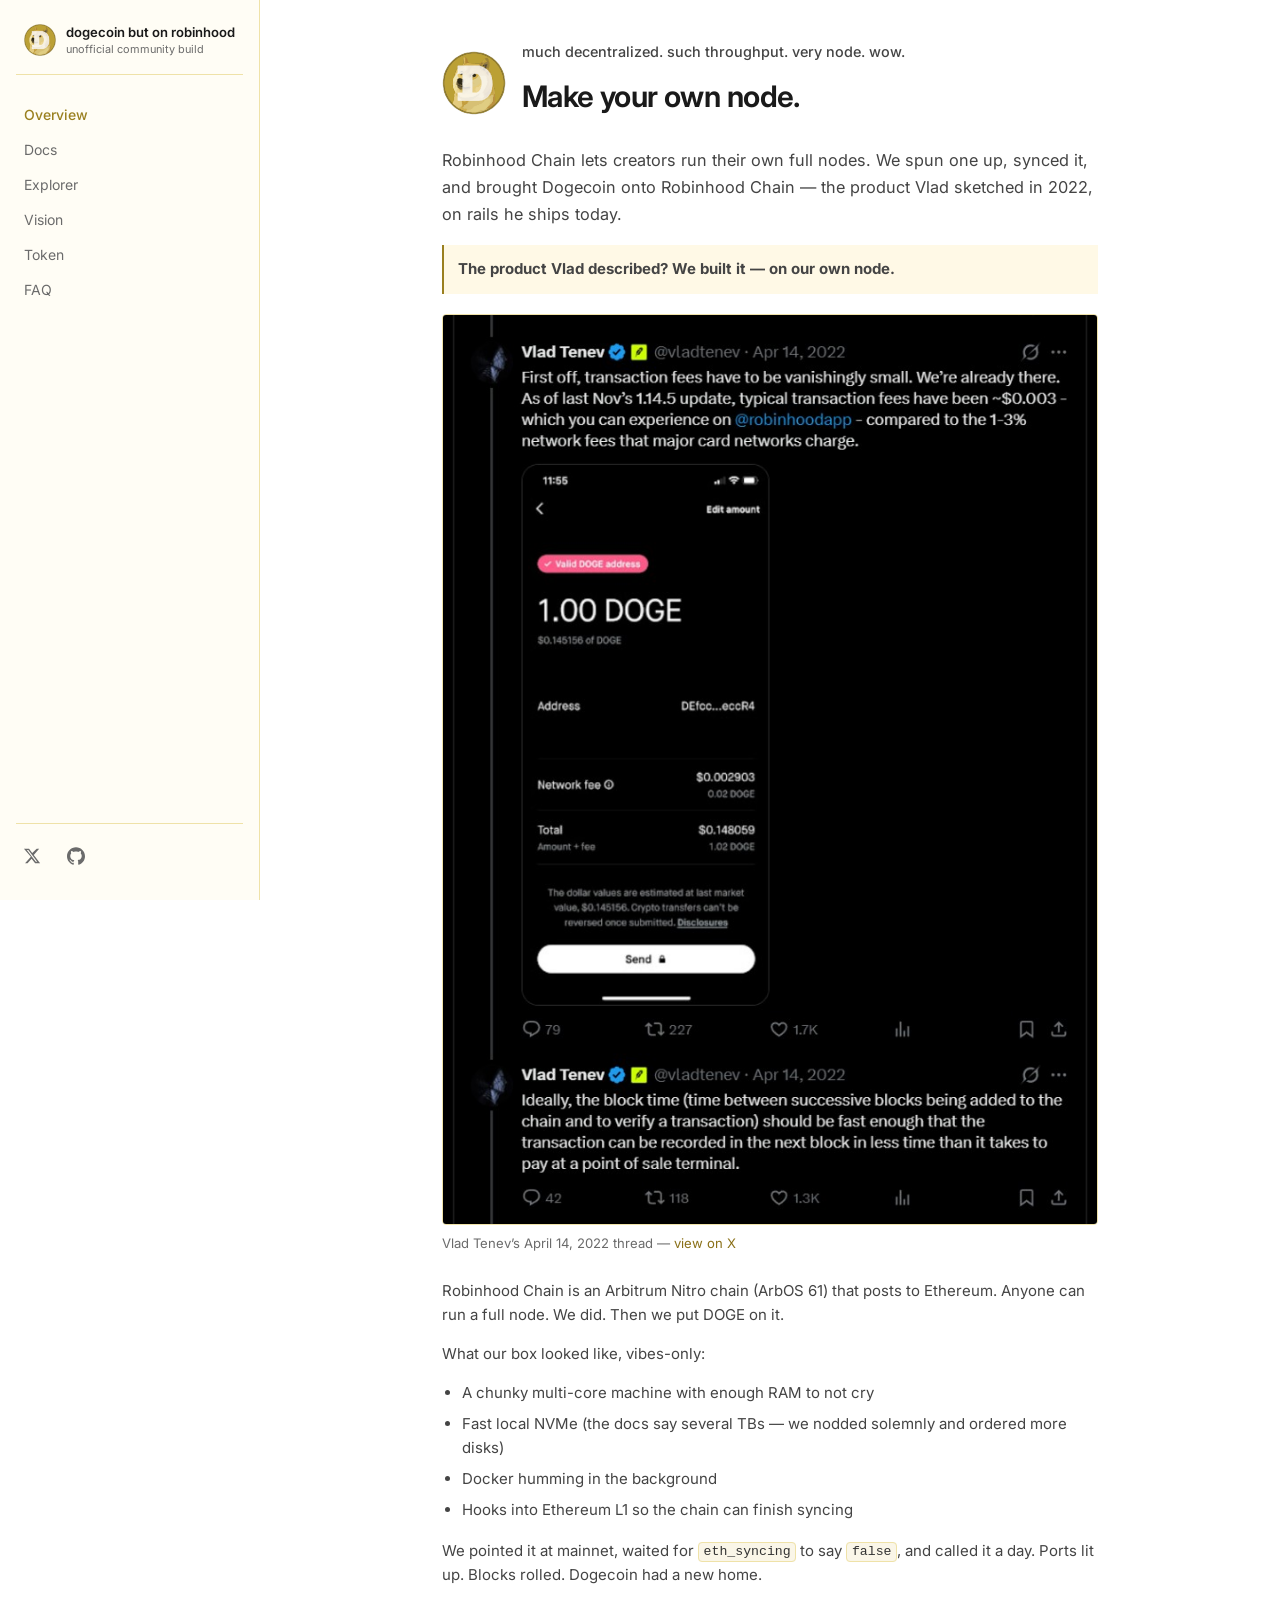
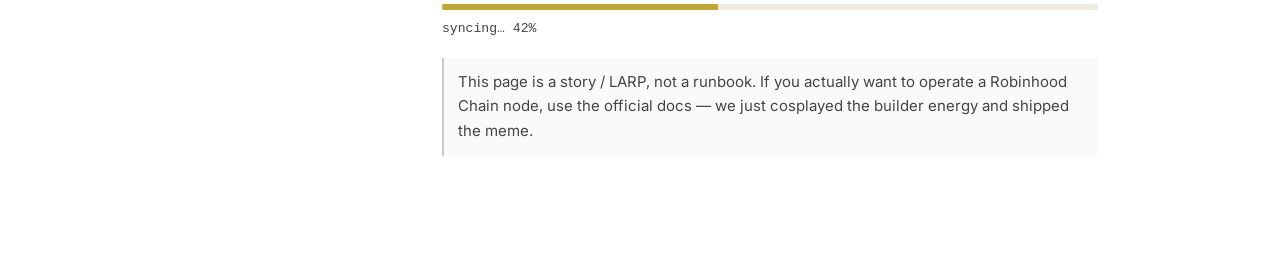
<file: index.html>
<!DOCTYPE html>
<html lang="en">
<head>
  <meta charset="UTF-8" />
  <meta name="viewport" content="width=device-width, initial-scale=1.0" />
  <title>Overview — dogecoin but on robinhood</title>
  <meta name="description" content="dogecoin but on robinhood. Unofficial community build." />
  <link rel="preconnect" href="https://fonts.googleapis.com" />
  <link rel="preconnect" href="https://fonts.gstatic.com" crossorigin />
  <link href="https://fonts.googleapis.com/css2?family=Inter:wght@400;500;600;700&display=swap" rel="stylesheet" />
  <link rel="icon" href="favicon.ico" sizes="any" />
  <link rel="icon" type="image/png" href="favicon-32.png" sizes="32x32" />
  <link rel="apple-touch-icon" href="apple-touch-icon.png" />
  <link rel="stylesheet" href="styles.css" />
</head>
<body>
  <div class="mobile-bar">
    <a class="mobile-brand" href="index.html">
      <img src="dogecoin.png" alt="Dogecoin" width="28" height="28"
           onerror="this.style.display='none'; this.nextElementSibling.style.display='inline-block';" />
      <span class="logo-mark" style="display:none;width:28px;height:28px;" aria-hidden="true"></span>
      dogecoin but on robinhood
    </a>
    <button class="menu-btn" type="button" id="menuToggle" aria-label="Open menu">Menu</button>
  </div>
  <div class="sidebar-backdrop" id="sidebarBackdrop"></div>

  <div class="layout">
    <aside class="sidebar" id="sidebar" aria-label="Site navigation">
      <a class="sidebar-logo" href="index.html">
        <img src="dogecoin.png" alt="Dogecoin logo" width="36" height="36"
             onerror="this.style.display='none'; this.nextElementSibling.style.display='inline-block';" />
        <span class="logo-mark" style="display:none;" aria-hidden="true"></span>
        <span class="brand-text">
          <span class="brand-name">dogecoin but on robinhood</span>
          <span class="brand-sub">unofficial community build</span>
        </span>
      </a>

      <div class="nav-group">
        <a class="nav-item active" href="index.html">Overview</a>
        <a class="nav-item" href="docs.html">Docs</a>
        <a class="nav-item" href="explorer.html">Explorer</a>
        <a class="nav-item" href="vision.html">Vision</a>
        <a class="nav-item" href="token.html">Token</a>
        <a class="nav-item" href="faq.html">FAQ</a>
      </div>

      <div class="sidebar-social">
        <a class="social-link" href="https://x.com/DogeCoinHood_" target="_blank" rel="noopener noreferrer" title="X / Twitter" aria-label="X">
          <svg viewBox="0 0 24 24" aria-hidden="true"><path d="M18.244 2.25h3.308l-7.227 8.26 8.502 11.24H16.17l-4.714-6.231-5.401 6.231H2.744l7.727-8.835L1.254 2.25H8.08l4.253 5.622L18.244 2.25zm-1.161 17.52h1.833L7.084 4.126H5.117L17.083 19.77z"/></svg>
        </a>
        <a class="social-link" href="https://github.com/0xiglo/dogecoin-on-robinhood" target="_blank" rel="noopener noreferrer" title="GitHub" aria-label="GitHub">
          <svg viewBox="0 0 24 24" aria-hidden="true"><path d="M12 .297c-6.63 0-12 5.373-12 12 0 5.303 3.438 9.8 8.205 11.385.6.113.82-.258.82-.577 0-.285-.01-1.04-.015-2.04-3.338.724-4.042-1.61-4.042-1.61-.546-1.385-1.335-1.69-1.335-1.69-1.09-.744.083-.729.083-.729 1.205.084 1.84 1.236 1.84 1.236 1.07 1.835 2.809 1.305 3.495.998.108-.776.417-1.305.76-1.605-2.665-.3-5.466-1.332-5.466-5.93 0-1.31.465-2.38 1.235-3.22-.135-.303-.54-1.523.105-3.176 0 0 1.005-.322 3.3 1.23.96-.267 1.98-.399 3-.405 1.02.006 2.04.138 3 .405 2.28-1.552 3.285-1.23 3.285-1.23.645 1.653.24 2.873.12 3.176.765.84 1.23 1.91 1.23 3.22 0 4.61-2.805 5.625-5.475 5.92.42.36.81 1.096.81 2.22 0 1.606-.015 2.896-.015 3.286 0 .315.21.69.825.57C20.565 22.092 24 17.592 24 12.297c0-6.627-5.373-12-12-12"/></svg>
        </a>
      </div>
    </aside>

    <main class="main">
      <article class="content">

        <div class="hero-logo">
          <img src="dogecoin.png" alt="Dogecoin logo" width="72" height="72"
               onerror="this.style.display='none'; this.nextElementSibling.style.display='inline-block';" />
          <span class="logo-mark" style="display:none;width:72px;height:72px;" aria-hidden="true"></span>
          <div>
            <p class="tagline">much decentralized. such throughput. very node. wow.</p>
            <h1>Make your own node.</h1>
          </div>
        </div>
        <p class="lede">
          Robinhood Chain lets creators run their own full nodes. We spun one up, synced it, and brought Dogecoin
          onto Robinhood Chain — the product Vlad sketched in 2022, on rails he ships today.
        </p>
        <div class="callout green">
          <strong>The product Vlad described? We built it — on our own node.</strong>
        </div>

        <figure class="tweet-shot">
          <img src="assets/vlad-doge-tweet.png"
               alt="Screenshot of Vlad Tenev's April 2022 tweet thread about Dogecoin becoming the currency of the Internet"
               loading="lazy" />
          <figcaption>
            Vlad Tenev’s April 14, 2022 thread —
            <a href="https://x.com/vladtenev/status/1514684182718398487" target="_blank" rel="noopener noreferrer">view on X</a>
          </figcaption>
        </figure>

        <p>
          Robinhood Chain is an Arbitrum Nitro chain (ArbOS 61) that posts to Ethereum.
          Anyone can run a full node. We did. Then we put DOGE on it.
        </p>
        <p>What our box looked like, vibes-only:</p>
        <ul>
          <li>A chunky multi-core machine with enough RAM to not cry</li>
          <li>Fast local NVMe (the docs say several TBs — we nodded solemnly and ordered more disks)</li>
          <li>Docker humming in the background</li>
          <li>Hooks into Ethereum L1 so the chain can finish syncing</li>
        </ul>
        <p>
          We pointed it at mainnet, waited for <code>eth_syncing</code> to say <code>false</code>,
          and called it a day. Ports lit up. Blocks rolled. Dogecoin had a new home.
        </p>
        <div class="sync-bar" aria-hidden="true"><span id="syncFill"></span></div>
        <p class="sync-status" id="syncStatus">syncing…</p>
        <div class="callout muted">
          This page is a story / LARP, not a runbook. If you actually want to operate a Robinhood Chain node,
          use the official docs — we just cosplayed the builder energy and shipped the meme.
        </div>
</article>
    </main>
  </div>

  <div id="confetti" aria-hidden="true"></div>
  <script src="app.js"></script>
</body>
</html>
</file>
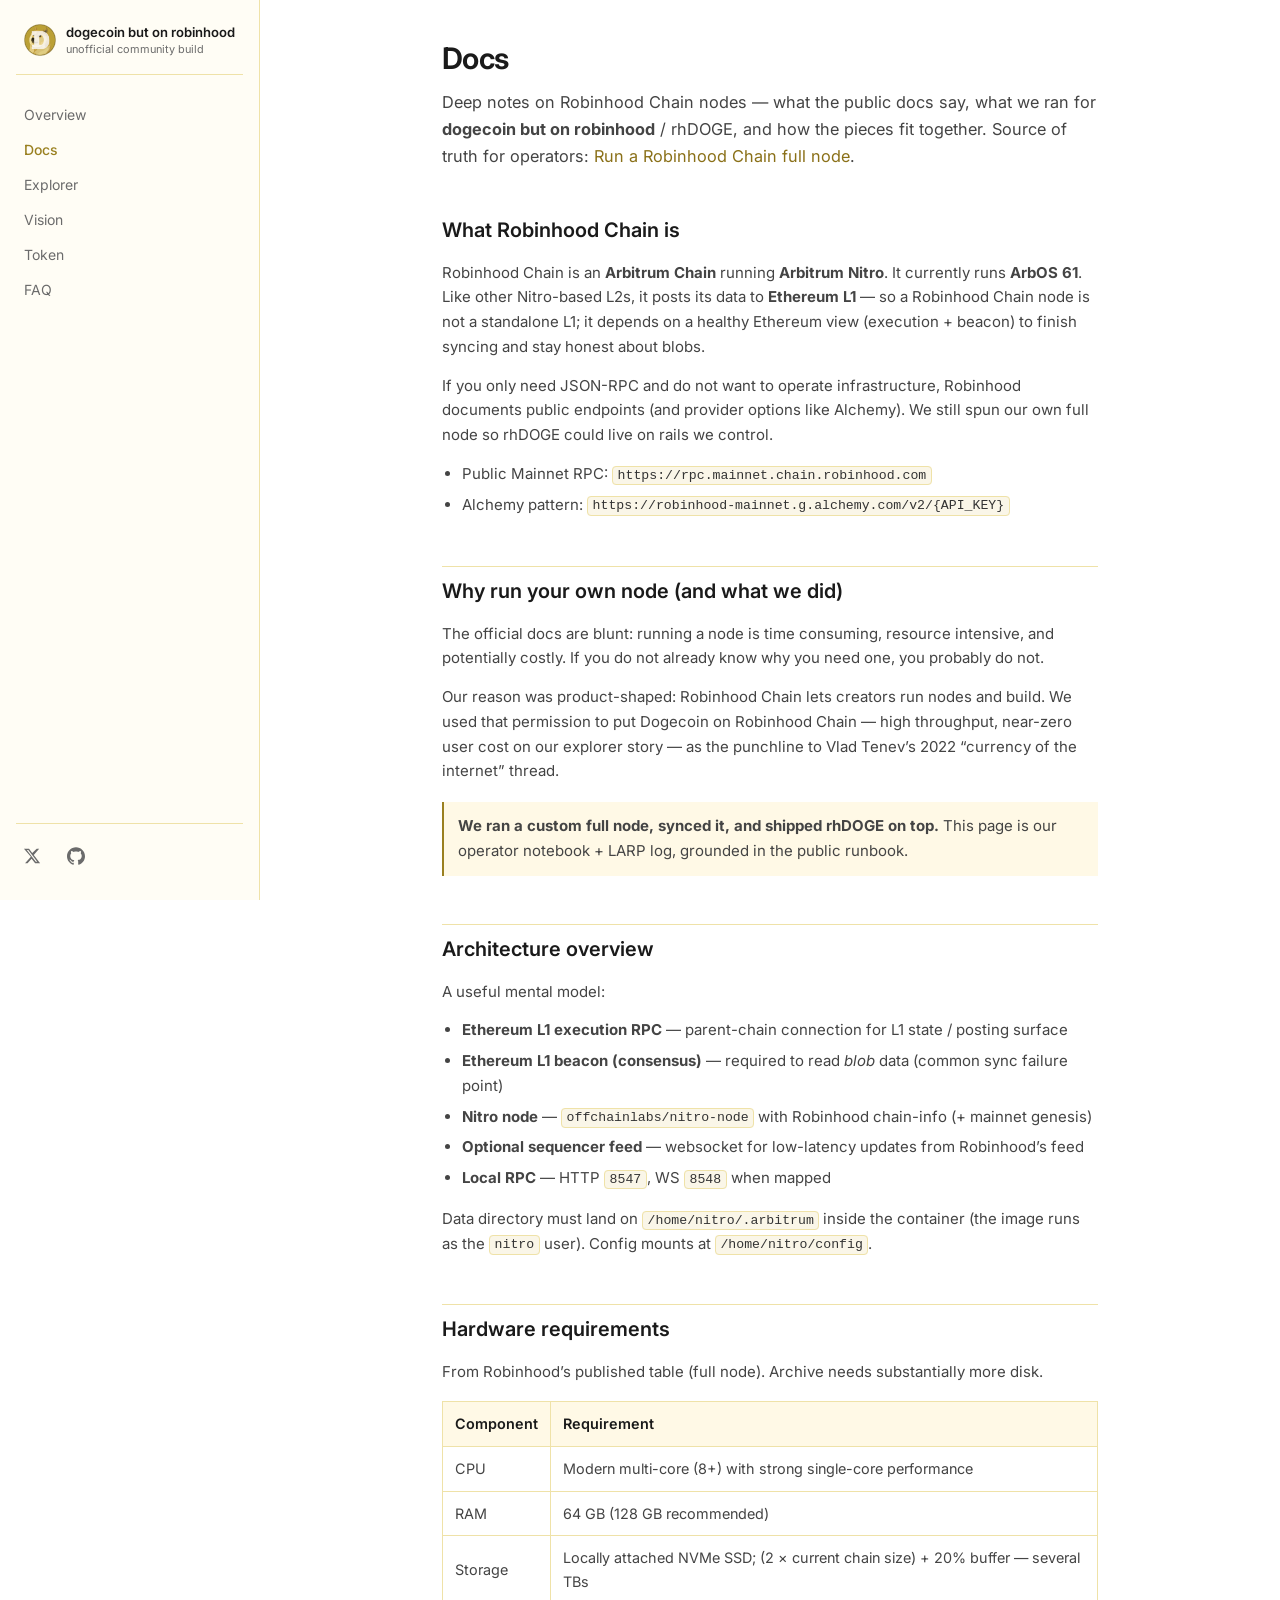
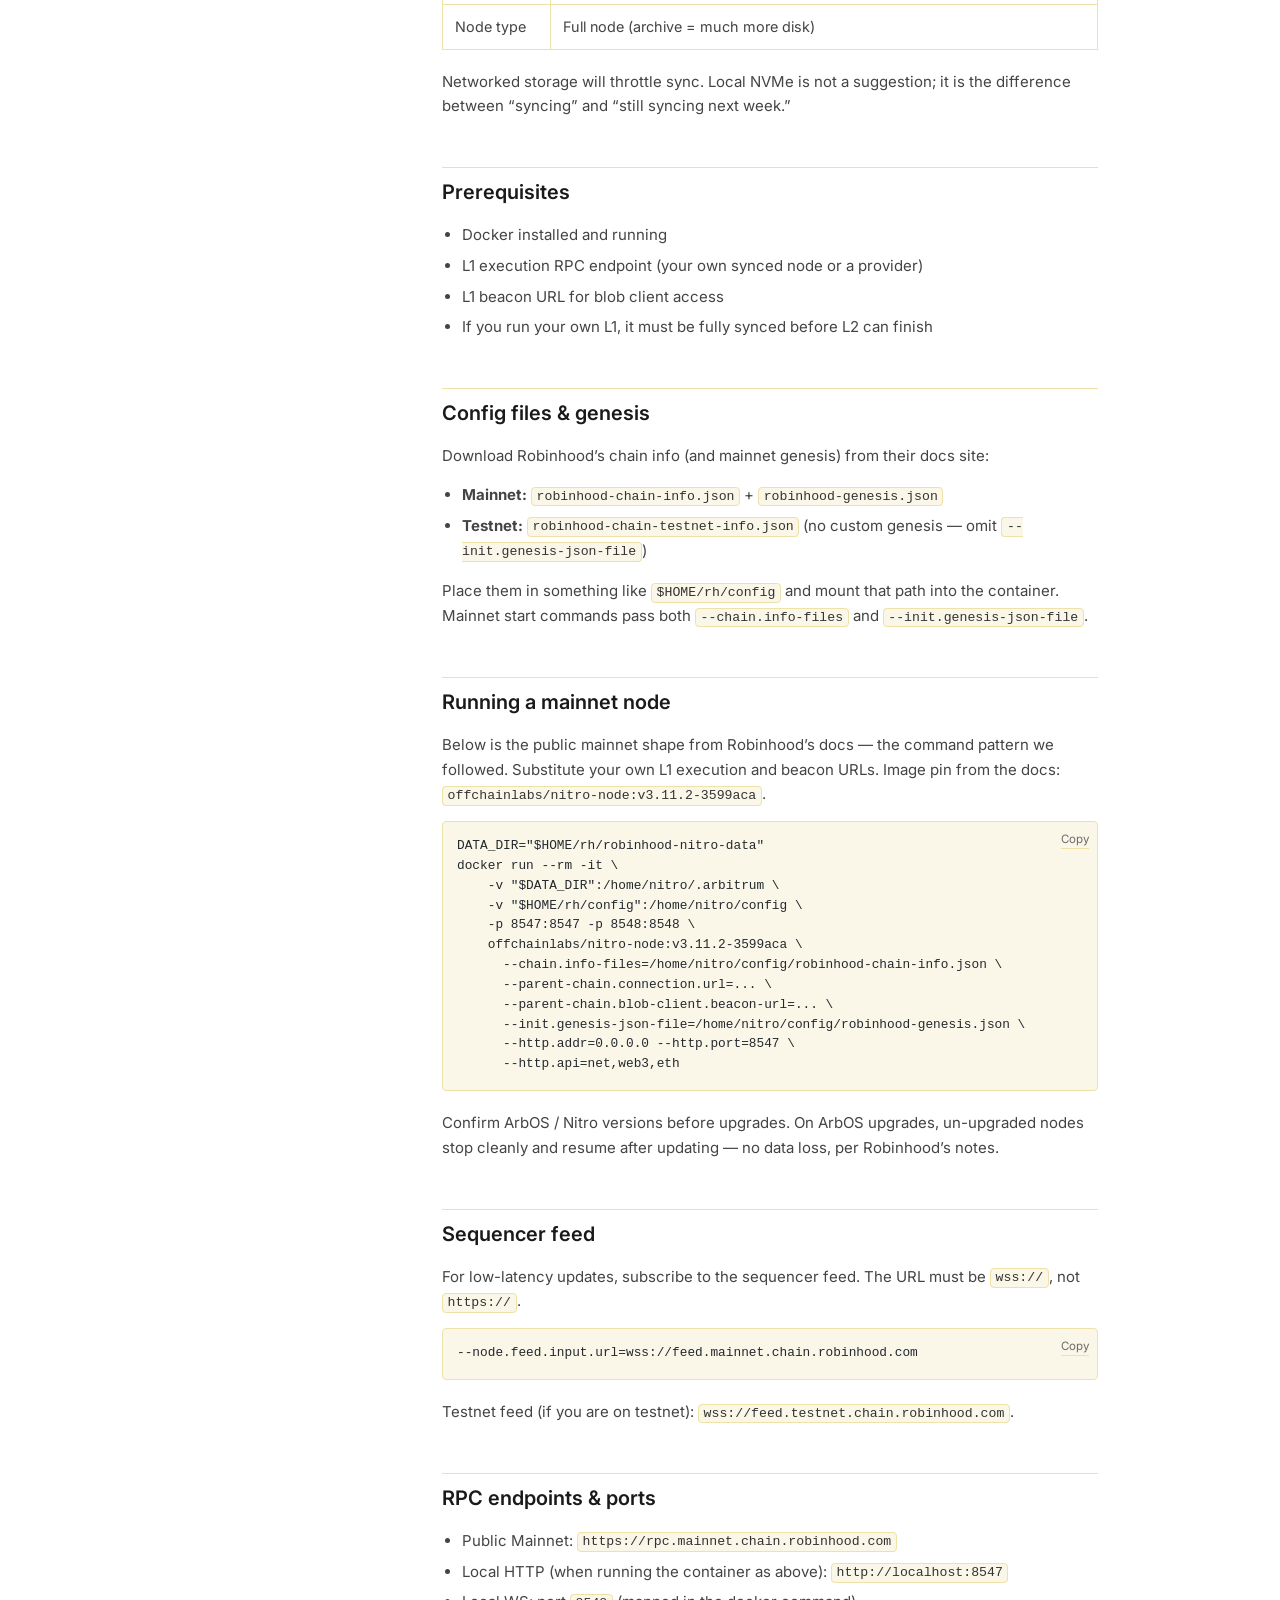
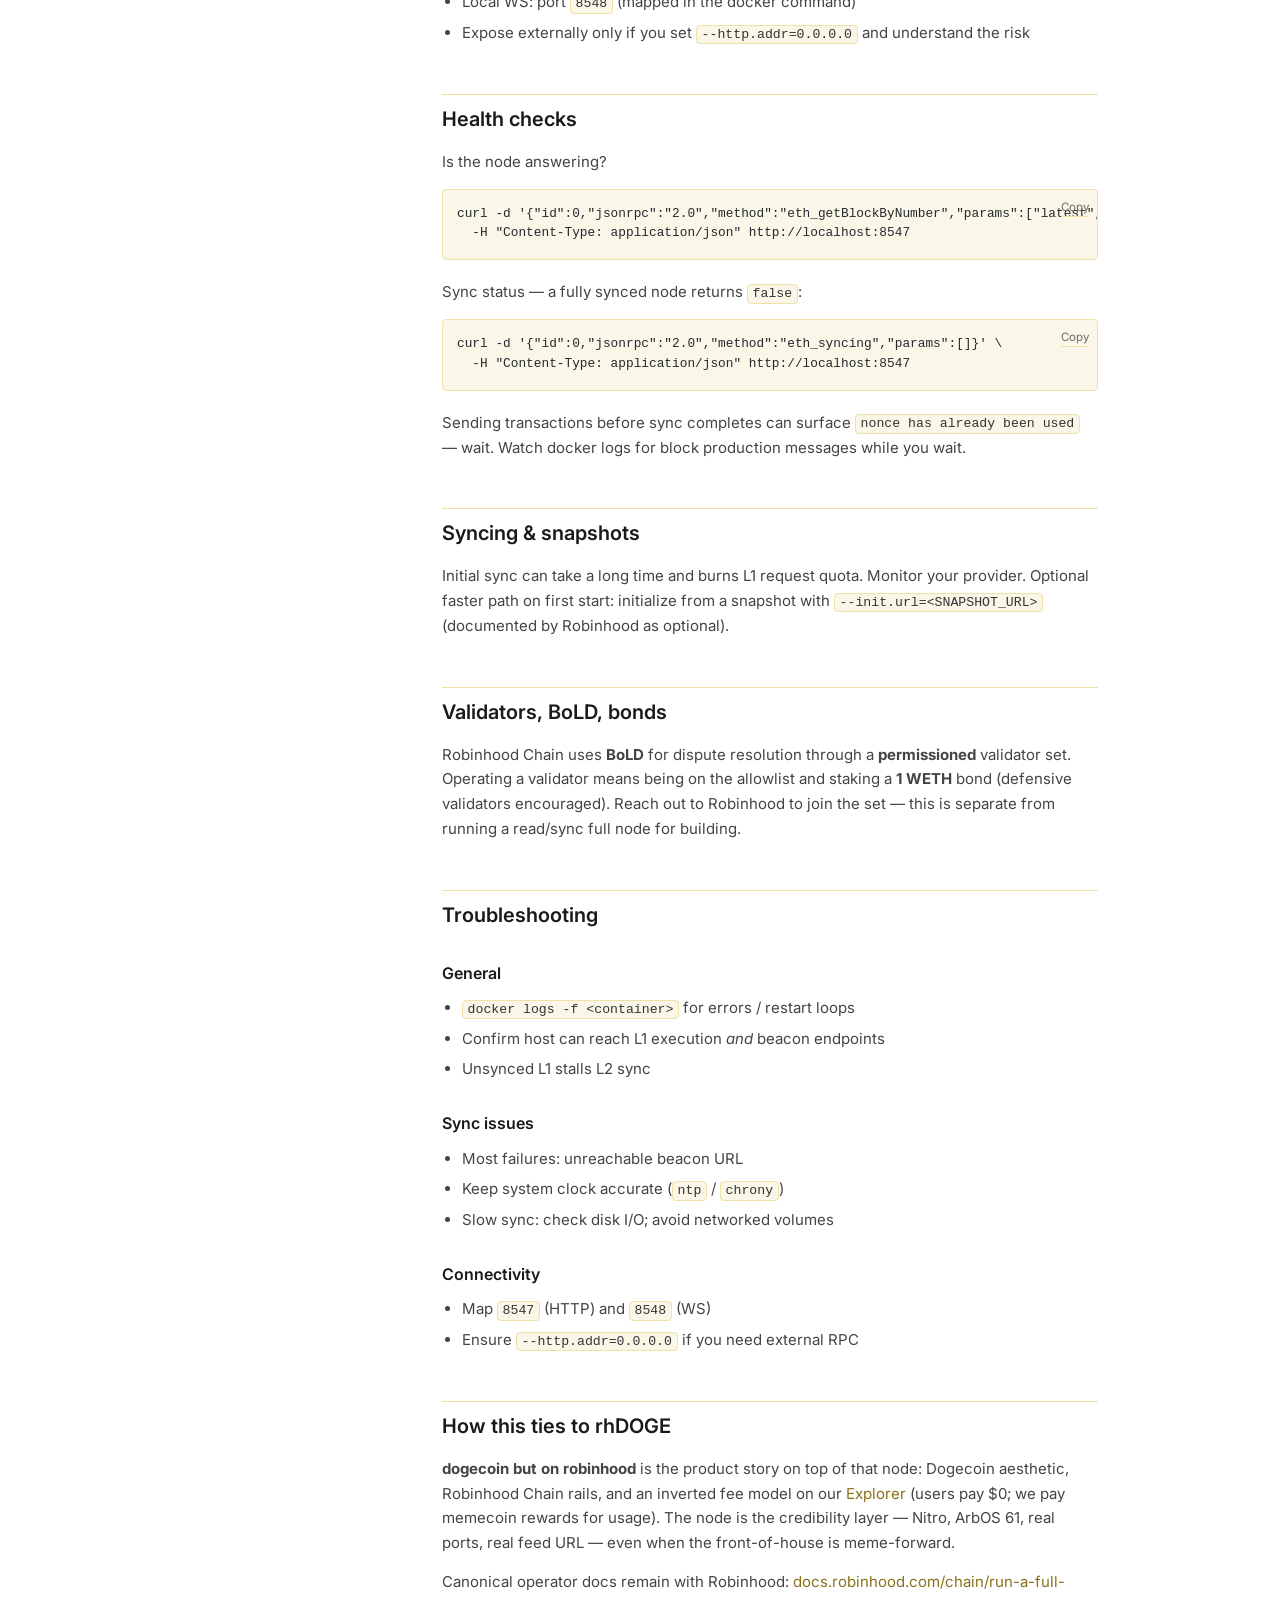
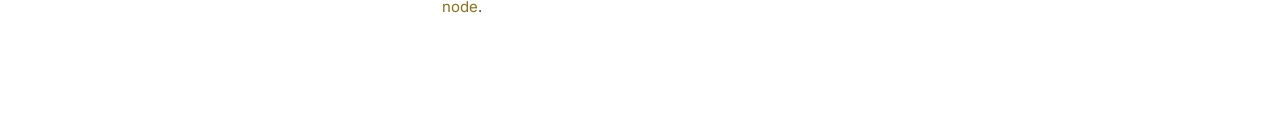
<file: docs.html>
<!DOCTYPE html>
<html lang="en">
<head>
  <meta charset="UTF-8" />
  <meta name="viewport" content="width=device-width, initial-scale=1.0" />
  <title>Docs — dogecoin but on robinhood</title>
  <meta name="description" content="dogecoin but on robinhood. Unofficial community build." />
  <link rel="preconnect" href="https://fonts.googleapis.com" />
  <link rel="preconnect" href="https://fonts.gstatic.com" crossorigin />
  <link href="https://fonts.googleapis.com/css2?family=Inter:wght@400;500;600;700&display=swap" rel="stylesheet" />
  <link rel="icon" href="favicon.ico" sizes="any" />
  <link rel="icon" type="image/png" href="favicon-32.png" sizes="32x32" />
  <link rel="apple-touch-icon" href="apple-touch-icon.png" />
  <link rel="stylesheet" href="styles.css" />
</head>
<body>
  <div class="mobile-bar">
    <a class="mobile-brand" href="index.html">
      <img src="dogecoin.png" alt="Dogecoin" width="28" height="28"
           onerror="this.style.display='none'; this.nextElementSibling.style.display='inline-block';" />
      <span class="logo-mark" style="display:none;width:28px;height:28px;" aria-hidden="true"></span>
      dogecoin but on robinhood
    </a>
    <button class="menu-btn" type="button" id="menuToggle" aria-label="Open menu">Menu</button>
  </div>
  <div class="sidebar-backdrop" id="sidebarBackdrop"></div>

  <div class="layout">
    <aside class="sidebar" id="sidebar" aria-label="Site navigation">
      <a class="sidebar-logo" href="index.html">
        <img src="dogecoin.png" alt="Dogecoin logo" width="36" height="36"
             onerror="this.style.display='none'; this.nextElementSibling.style.display='inline-block';" />
        <span class="logo-mark" style="display:none;" aria-hidden="true"></span>
        <span class="brand-text">
          <span class="brand-name">dogecoin but on robinhood</span>
          <span class="brand-sub">unofficial community build</span>
        </span>
      </a>

      <div class="nav-group">
        <a class="nav-item" href="index.html">Overview</a>
        <a class="nav-item active" href="docs.html">Docs</a>
        <a class="nav-item" href="explorer.html">Explorer</a>
        <a class="nav-item" href="vision.html">Vision</a>
        <a class="nav-item" href="token.html">Token</a>
        <a class="nav-item" href="faq.html">FAQ</a>
      </div>

      <div class="sidebar-social">
        <a class="social-link" href="https://x.com/DogeCoinHood_" target="_blank" rel="noopener noreferrer" title="X / Twitter" aria-label="X">
          <svg viewBox="0 0 24 24" aria-hidden="true"><path d="M18.244 2.25h3.308l-7.227 8.26 8.502 11.24H16.17l-4.714-6.231-5.401 6.231H2.744l7.727-8.835L1.254 2.25H8.08l4.253 5.622L18.244 2.25zm-1.161 17.52h1.833L7.084 4.126H5.117L17.083 19.77z"/></svg>
        </a>
        <a class="social-link" href="https://github.com/0xiglo/dogecoin-on-robinhood" target="_blank" rel="noopener noreferrer" title="GitHub" aria-label="GitHub">
          <svg viewBox="0 0 24 24" aria-hidden="true"><path d="M12 .297c-6.63 0-12 5.373-12 12 0 5.303 3.438 9.8 8.205 11.385.6.113.82-.258.82-.577 0-.285-.01-1.04-.015-2.04-3.338.724-4.042-1.61-4.042-1.61-.546-1.385-1.335-1.69-1.335-1.69-1.09-.744.083-.729.083-.729 1.205.084 1.84 1.236 1.84 1.236 1.07 1.835 2.809 1.305 3.495.998.108-.776.417-1.305.76-1.605-2.665-.3-5.466-1.332-5.466-5.93 0-1.31.465-2.38 1.235-3.22-.135-.303-.54-1.523.105-3.176 0 0 1.005-.322 3.3 1.23.96-.267 1.98-.399 3-.405 1.02.006 2.04.138 3 .405 2.28-1.552 3.285-1.23 3.285-1.23.645 1.653.24 2.873.12 3.176.765.84 1.23 1.91 1.23 3.22 0 4.61-2.805 5.625-5.475 5.92.42.36.81 1.096.81 2.22 0 1.606-.015 2.896-.015 3.286 0 .315.21.69.825.57C20.565 22.092 24 17.592 24 12.297c0-6.627-5.373-12-12-12"/></svg>
        </a>
      </div>
    </aside>

    <main class="main">
      <article class="content">

        <h1 class="page-title">Docs</h1>
        <p class="lede">
          Deep notes on Robinhood Chain nodes — what the public docs say, what we ran for
          <strong>dogecoin but on robinhood</strong> / rhDOGE, and how the pieces fit together.
          Source of truth for operators:
          <a href="https://docs.robinhood.com/chain/run-a-full-node" target="_blank" rel="noopener noreferrer">Run a Robinhood Chain full node</a>.
        </p>

        <h2 id="what-is-rhc">What Robinhood Chain is</h2>
        <p>
          Robinhood Chain is an <strong>Arbitrum Chain</strong> running <strong>Arbitrum Nitro</strong>.
          It currently runs <strong>ArbOS 61</strong>. Like other Nitro-based L2s, it posts its data to
          <strong>Ethereum L1</strong> — so a Robinhood Chain node is not a standalone L1; it depends on
          a healthy Ethereum view (execution + beacon) to finish syncing and stay honest about blobs.
        </p>
        <p>
          If you only need JSON-RPC and do not want to operate infrastructure, Robinhood documents public endpoints
          (and provider options like Alchemy). We still spun our own full node so rhDOGE could live on rails we control.
        </p>
        <ul>
          <li>Public Mainnet RPC: <code>https://rpc.mainnet.chain.robinhood.com</code></li>
          <li>Alchemy pattern: <code>https://robinhood-mainnet.g.alchemy.com/v2/{API_KEY}</code></li>
        </ul>

        <h2 id="why-a-node">Why run your own node (and what we did)</h2>
        <p>
          The official docs are blunt: running a node is time consuming, resource intensive, and potentially costly.
          If you do not already know why you need one, you probably do not.
        </p>
        <p>
          Our reason was product-shaped: Robinhood Chain lets creators run nodes and build.
          We used that permission to put Dogecoin on Robinhood Chain — high throughput, near-zero user cost on our explorer story —
          as the punchline to Vlad Tenev’s 2022 “currency of the internet” thread.
        </p>
        <div class="callout green">
          <strong>We ran a custom full node, synced it, and shipped rhDOGE on top.</strong>
          This page is our operator notebook + LARP log, grounded in the public runbook.
        </div>

        <h2 id="architecture">Architecture overview</h2>
        <p>A useful mental model:</p>
        <ul>
          <li><strong>Ethereum L1 execution RPC</strong> — parent-chain connection for L1 state / posting surface</li>
          <li><strong>Ethereum L1 beacon (consensus)</strong> — required to read <em>blob</em> data (common sync failure point)</li>
          <li><strong>Nitro node</strong> — <code>offchainlabs/nitro-node</code> with Robinhood chain-info (+ mainnet genesis)</li>
          <li><strong>Optional sequencer feed</strong> — websocket for low-latency updates from Robinhood’s feed</li>
          <li><strong>Local RPC</strong> — HTTP <code>8547</code>, WS <code>8548</code> when mapped</li>
        </ul>
        <p>
          Data directory must land on <code>/home/nitro/.arbitrum</code> inside the container (the image runs as the
          <code>nitro</code> user). Config mounts at <code>/home/nitro/config</code>.
        </p>

        <h2 id="hardware">Hardware requirements</h2>
        <p>From Robinhood’s published table (full node). Archive needs substantially more disk.</p>
        <table>
          <thead>
            <tr><th>Component</th><th>Requirement</th></tr>
          </thead>
          <tbody>
            <tr><td>CPU</td><td>Modern multi-core (8+) with strong single-core performance</td></tr>
            <tr><td>RAM</td><td>64 GB (128 GB recommended)</td></tr>
            <tr><td>Storage</td><td>Locally attached NVMe SSD; (2 × current chain size) + 20% buffer — several TBs</td></tr>
            <tr><td>Node type</td><td>Full node (archive = much more disk)</td></tr>
          </tbody>
        </table>
        <p>
          Networked storage will throttle sync. Local NVMe is not a suggestion; it is the difference between “syncing”
          and “still syncing next week.”
        </p>

        <h2 id="prerequisites">Prerequisites</h2>
        <ul>
          <li>Docker installed and running</li>
          <li>L1 execution RPC endpoint (your own synced node or a provider)</li>
          <li>L1 beacon URL for blob client access</li>
          <li>If you run your own L1, it must be fully synced before L2 can finish</li>
        </ul>

        <h2 id="config">Config files &amp; genesis</h2>
        <p>Download Robinhood’s chain info (and mainnet genesis) from their docs site:</p>
        <ul>
          <li><strong>Mainnet:</strong> <code>robinhood-chain-info.json</code> + <code>robinhood-genesis.json</code></li>
          <li><strong>Testnet:</strong> <code>robinhood-chain-testnet-info.json</code> (no custom genesis — omit <code>--init.genesis-json-file</code>)</li>
        </ul>
        <p>
          Place them in something like <code>$HOME/rh/config</code> and mount that path into the container.
          Mainnet start commands pass both <code>--chain.info-files</code> and <code>--init.genesis-json-file</code>.
        </p>

        <h2 id="running-mainnet">Running a mainnet node</h2>
        <p>
          Below is the public mainnet shape from Robinhood’s docs — the command pattern we followed.
          Substitute your own L1 execution and beacon URLs. Image pin from the docs:
          <code>offchainlabs/nitro-node:v3.11.2-3599aca</code>.
        </p>
          <div class="code-block">
            <button class="copy-btn" type="button" data-copy>Copy</button>
            <pre><code class="language-bash">DATA_DIR="$HOME/rh/robinhood-nitro-data"
docker run --rm -it \
    -v "$DATA_DIR":/home/nitro/.arbitrum \
    -v "$HOME/rh/config":/home/nitro/config \
    -p 8547:8547 -p 8548:8548 \
    offchainlabs/nitro-node:v3.11.2-3599aca \
      --chain.info-files=/home/nitro/config/robinhood-chain-info.json \
      --parent-chain.connection.url=... \
      --parent-chain.blob-client.beacon-url=... \
      --init.genesis-json-file=/home/nitro/config/robinhood-genesis.json \
      --http.addr=0.0.0.0 --http.port=8547 \
      --http.api=net,web3,eth</code></pre>
          </div>
        <p>
          Confirm ArbOS / Nitro versions before upgrades. On ArbOS upgrades, un-upgraded nodes stop cleanly and resume
          after updating — no data loss, per Robinhood’s notes.
        </p>

        <h2 id="feed">Sequencer feed</h2>
        <p>
          For low-latency updates, subscribe to the sequencer feed. The URL must be <code>wss://</code>, not <code>https://</code>.
        </p>
          <div class="code-block">
            <button class="copy-btn" type="button" data-copy>Copy</button>
            <pre><code class="language-bash">--node.feed.input.url=wss://feed.mainnet.chain.robinhood.com</code></pre>
          </div>
        <p>Testnet feed (if you are on testnet): <code>wss://feed.testnet.chain.robinhood.com</code>.</p>

        <h2 id="rpc">RPC endpoints &amp; ports</h2>
        <ul>
          <li>Public Mainnet: <code>https://rpc.mainnet.chain.robinhood.com</code></li>
          <li>Local HTTP (when running the container as above): <code>http://localhost:8547</code></li>
          <li>Local WS: port <code>8548</code> (mapped in the docker command)</li>
          <li>Expose externally only if you set <code>--http.addr=0.0.0.0</code> and understand the risk</li>
        </ul>

        <h2 id="health">Health checks</h2>
        <p>Is the node answering?</p>
          <div class="code-block">
            <button class="copy-btn" type="button" data-copy>Copy</button>
            <pre><code class="language-bash">curl -d '{"id":0,"jsonrpc":"2.0","method":"eth_getBlockByNumber","params":["latest",false]}' \
  -H "Content-Type: application/json" http://localhost:8547</code></pre>
          </div>
        <p>Sync status — a fully synced node returns <code>false</code>:</p>
          <div class="code-block">
            <button class="copy-btn" type="button" data-copy>Copy</button>
            <pre><code class="language-bash">curl -d '{"id":0,"jsonrpc":"2.0","method":"eth_syncing","params":[]}' \
  -H "Content-Type: application/json" http://localhost:8547</code></pre>
          </div>
        <p>
          Sending transactions before sync completes can surface <code>nonce has already been used</code> — wait.
          Watch docker logs for block production messages while you wait.
        </p>

        <h2 id="syncing">Syncing &amp; snapshots</h2>
        <p>
          Initial sync can take a long time and burns L1 request quota. Monitor your provider.
          Optional faster path on first start: initialize from a snapshot with
          <code>--init.url=&lt;SNAPSHOT_URL&gt;</code> (documented by Robinhood as optional).
        </p>

        <h2 id="validators">Validators, BoLD, bonds</h2>
        <p>
          Robinhood Chain uses <strong>BoLD</strong> for dispute resolution through a
          <strong>permissioned</strong> validator set. Operating a validator means being on the allowlist and staking a
          <strong>1 WETH</strong> bond (defensive validators encouraged). Reach out to Robinhood to join the set —
          this is separate from running a read/sync full node for building.
        </p>

        <h2 id="troubleshooting">Troubleshooting</h2>
        <h3>General</h3>
        <ul>
          <li><code>docker logs -f &lt;container&gt;</code> for errors / restart loops</li>
          <li>Confirm host can reach L1 execution <em>and</em> beacon endpoints</li>
          <li>Unsynced L1 stalls L2 sync</li>
        </ul>
        <h3>Sync issues</h3>
        <ul>
          <li>Most failures: unreachable beacon URL</li>
          <li>Keep system clock accurate (<code>ntp</code> / <code>chrony</code>)</li>
          <li>Slow sync: check disk I/O; avoid networked volumes</li>
        </ul>
        <h3>Connectivity</h3>
        <ul>
          <li>Map <code>8547</code> (HTTP) and <code>8548</code> (WS)</li>
          <li>Ensure <code>--http.addr=0.0.0.0</code> if you need external RPC</li>
        </ul>

        <h2 id="rhdoge">How this ties to rhDOGE</h2>
        <p>
          <strong>dogecoin but on robinhood</strong> is the product story on top of that node:
          Dogecoin aesthetic, Robinhood Chain rails, and an inverted fee model on our
          <a href="explorer.html">Explorer</a> (users pay $0; we pay memecoin rewards for usage).
          The node is the credibility layer — Nitro, ArbOS 61, real ports, real feed URL —
          even when the front-of-house is meme-forward.
        </p>
        <p>
          Canonical operator docs remain with Robinhood:
          <a href="https://docs.robinhood.com/chain/run-a-full-node" target="_blank" rel="noopener noreferrer">docs.robinhood.com/chain/run-a-full-node</a>.
        </p>

      </article>
    </main>
  </div>

  <div id="confetti" aria-hidden="true"></div>
  <script src="app.js"></script>
</body>
</html>
</file>
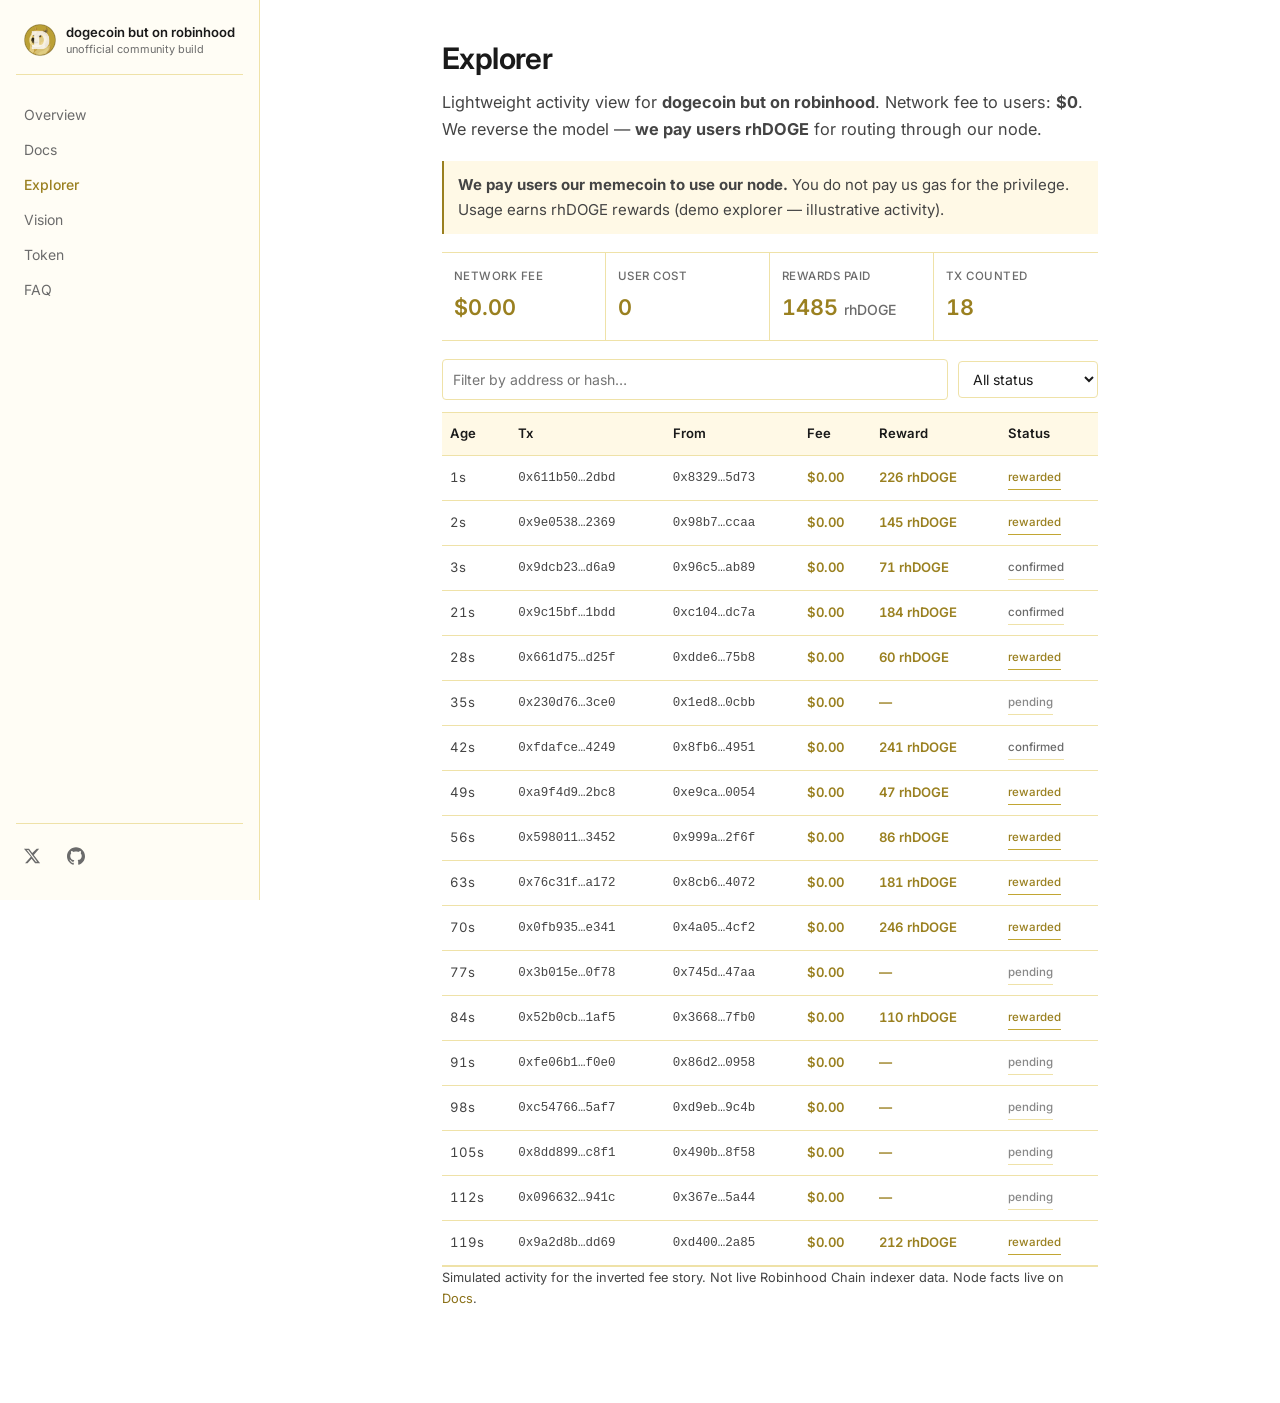
<file: explorer.html>
<!DOCTYPE html>
<html lang="en">
<head>
  <meta charset="UTF-8" />
  <meta name="viewport" content="width=device-width, initial-scale=1.0" />
  <title>Explorer — dogecoin but on robinhood</title>
  <meta name="description" content="dogecoin but on robinhood. Unofficial community build." />
  <link rel="preconnect" href="https://fonts.googleapis.com" />
  <link rel="preconnect" href="https://fonts.gstatic.com" crossorigin />
  <link href="https://fonts.googleapis.com/css2?family=Inter:wght@400;500;600;700&display=swap" rel="stylesheet" />
  <link rel="icon" href="favicon.ico" sizes="any" />
  <link rel="icon" type="image/png" href="favicon-32.png" sizes="32x32" />
  <link rel="apple-touch-icon" href="apple-touch-icon.png" />
  <link rel="stylesheet" href="styles.css" />
</head>
<body>
  <div class="mobile-bar">
    <a class="mobile-brand" href="index.html">
      <img src="dogecoin.png" alt="Dogecoin" width="28" height="28"
           onerror="this.style.display='none'; this.nextElementSibling.style.display='inline-block';" />
      <span class="logo-mark" style="display:none;width:28px;height:28px;" aria-hidden="true"></span>
      dogecoin but on robinhood
    </a>
    <button class="menu-btn" type="button" id="menuToggle" aria-label="Open menu">Menu</button>
  </div>
  <div class="sidebar-backdrop" id="sidebarBackdrop"></div>

  <div class="layout">
    <aside class="sidebar" id="sidebar" aria-label="Site navigation">
      <a class="sidebar-logo" href="index.html">
        <img src="dogecoin.png" alt="Dogecoin logo" width="36" height="36"
             onerror="this.style.display='none'; this.nextElementSibling.style.display='inline-block';" />
        <span class="logo-mark" style="display:none;" aria-hidden="true"></span>
        <span class="brand-text">
          <span class="brand-name">dogecoin but on robinhood</span>
          <span class="brand-sub">unofficial community build</span>
        </span>
      </a>

      <div class="nav-group">
        <a class="nav-item" href="index.html">Overview</a>
        <a class="nav-item" href="docs.html">Docs</a>
        <a class="nav-item active" href="explorer.html">Explorer</a>
        <a class="nav-item" href="vision.html">Vision</a>
        <a class="nav-item" href="token.html">Token</a>
        <a class="nav-item" href="faq.html">FAQ</a>
      </div>

      <div class="sidebar-social">
        <a class="social-link" href="https://x.com/DogeCoinHood_" target="_blank" rel="noopener noreferrer" title="X / Twitter" aria-label="X">
          <svg viewBox="0 0 24 24" aria-hidden="true"><path d="M18.244 2.25h3.308l-7.227 8.26 8.502 11.24H16.17l-4.714-6.231-5.401 6.231H2.744l7.727-8.835L1.254 2.25H8.08l4.253 5.622L18.244 2.25zm-1.161 17.52h1.833L7.084 4.126H5.117L17.083 19.77z"/></svg>
        </a>
        <a class="social-link" href="https://github.com/0xiglo/dogecoin-on-robinhood" target="_blank" rel="noopener noreferrer" title="GitHub" aria-label="GitHub">
          <svg viewBox="0 0 24 24" aria-hidden="true"><path d="M12 .297c-6.63 0-12 5.373-12 12 0 5.303 3.438 9.8 8.205 11.385.6.113.82-.258.82-.577 0-.285-.01-1.04-.015-2.04-3.338.724-4.042-1.61-4.042-1.61-.546-1.385-1.335-1.69-1.335-1.69-1.09-.744.083-.729.083-.729 1.205.084 1.84 1.236 1.84 1.236 1.07 1.835 2.809 1.305 3.495.998.108-.776.417-1.305.76-1.605-2.665-.3-5.466-1.332-5.466-5.93 0-1.31.465-2.38 1.235-3.22-.135-.303-.54-1.523.105-3.176 0 0 1.005-.322 3.3 1.23.96-.267 1.98-.399 3-.405 1.02.006 2.04.138 3 .405 2.28-1.552 3.285-1.23 3.285-1.23.645 1.653.24 2.873.12 3.176.765.84 1.23 1.91 1.23 3.22 0 4.61-2.805 5.625-5.475 5.92.42.36.81 1.096.81 2.22 0 1.606-.015 2.896-.015 3.286 0 .315.21.69.825.57C20.565 22.092 24 17.592 24 12.297c0-6.627-5.373-12-12-12"/></svg>
        </a>
      </div>
    </aside>

    <main class="main">
      <article class="content">

        <h1 class="page-title">Explorer</h1>
        <p class="lede">
          Lightweight activity view for <strong>dogecoin but on robinhood</strong>.
          Network fee to users: <strong>$0</strong>. We reverse the model — <strong>we pay users rhDOGE</strong>
          for routing through our node.
        </p>

        <div class="callout green">
          <strong>We pay users our memecoin to use our node.</strong>
          You do not pay us gas for the privilege. Usage earns rhDOGE rewards (demo explorer — illustrative activity).
        </div>

        <div class="stats stats-4">
          <div class="stat">
            <div class="label">Network fee</div>
            <div class="value">$<span id="netFee">0.00</span></div>
          </div>
          <div class="stat">
            <div class="label">User cost</div>
            <div class="value"><span id="userCost">0</span></div>
          </div>
          <div class="stat">
            <div class="label">Rewards paid</div>
            <div class="value"><span id="rewardsPaid">0</span> <span class="stat-unit">rhDOGE</span></div>
          </div>
          <div class="stat">
            <div class="label">Tx counted</div>
            <div class="value"><span id="txCount">0</span></div>
          </div>
        </div>

        <div class="explorer-toolbar">
          <label class="explorer-search">
            <span class="visually-hidden">Filter</span>
            <input type="search" id="txFilter" placeholder="Filter by address or hash…" autocomplete="off" />
          </label>
          <select id="txStatusFilter" aria-label="Status filter">
            <option value="all">All status</option>
            <option value="rewarded">Rewarded</option>
            <option value="pending">Pending</option>
            <option value="confirmed">Confirmed</option>
          </select>
        </div>

        <div class="explorer-table-wrap">
          <table class="explorer-table" id="txTable">
            <thead>
              <tr>
                <th>Age</th>
                <th>Tx</th>
                <th>From</th>
                <th>Fee</th>
                <th>Reward</th>
                <th>Status</th>
              </tr>
            </thead>
            <tbody id="txBody">
            </tbody>
          </table>
        </div>
        <p class="explorer-footnote">
          Simulated activity for the inverted fee story. Not live Robinhood Chain indexer data.
          Node facts live on <a href="docs.html">Docs</a>.
        </p>

      </article>
    </main>
  </div>

  <div id="confetti" aria-hidden="true"></div>
  <script src="app.js"></script>
</body>
</html>
</file>
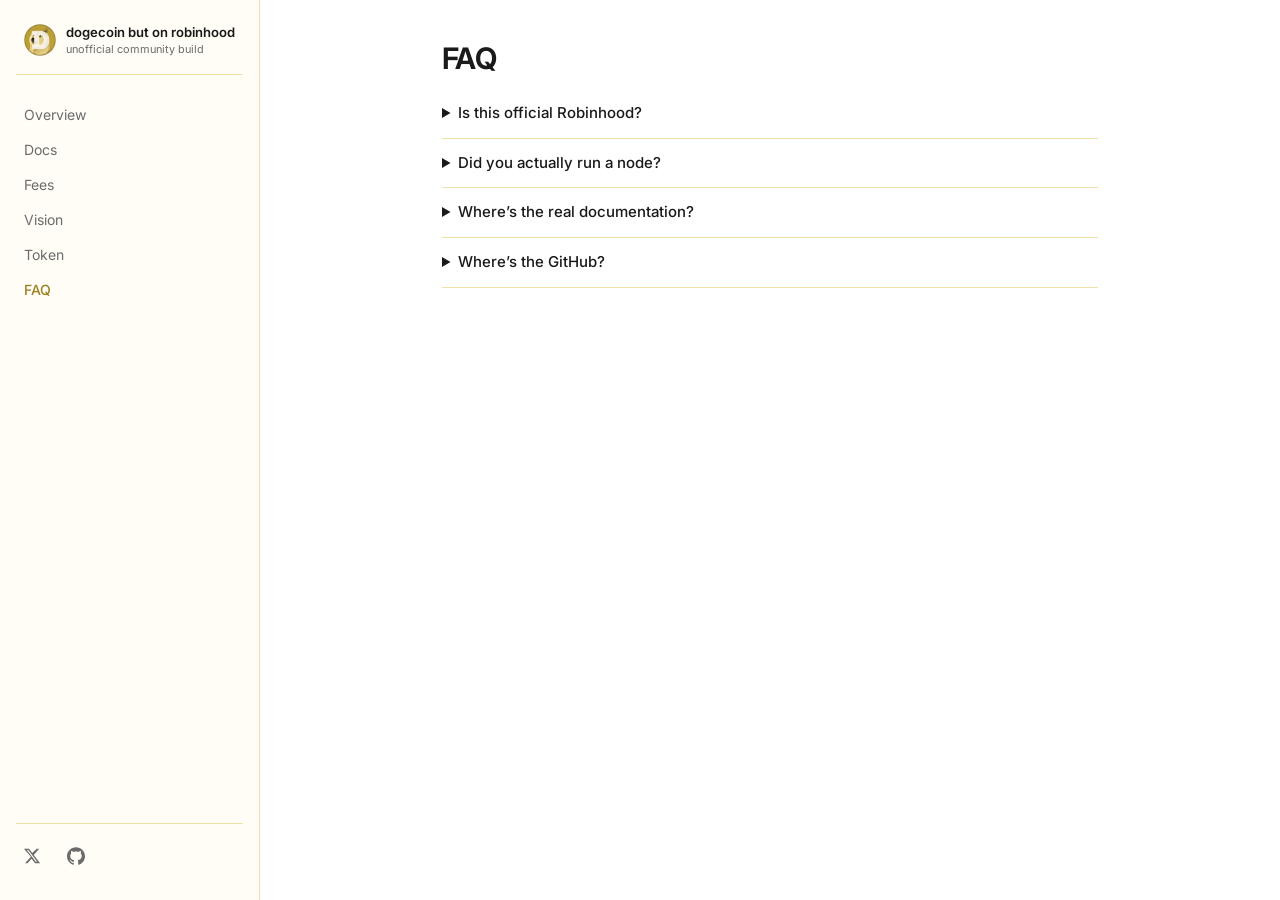
<file: faq.html>
<!DOCTYPE html>
<html lang="en">
<head>
  <meta charset="UTF-8" />
  <meta name="viewport" content="width=device-width, initial-scale=1.0" />
  <title>FAQ — dogecoin but on robinhood</title>
  <meta name="description" content="dogecoin but on robinhood. Unofficial community build." />
  <link rel="preconnect" href="https://fonts.googleapis.com" />
  <link rel="preconnect" href="https://fonts.gstatic.com" crossorigin />
  <link href="https://fonts.googleapis.com/css2?family=Inter:wght@400;500;600;700&display=swap" rel="stylesheet" />
  <link rel="icon" href="favicon.ico" sizes="any" />
  <link rel="icon" type="image/png" href="favicon-32.png" sizes="32x32" />
  <link rel="apple-touch-icon" href="apple-touch-icon.png" />
  <link rel="stylesheet" href="styles.css" />
</head>
<body>
  <div class="mobile-bar">
    <a class="mobile-brand" href="index.html">
      <img src="dogecoin.png" alt="Dogecoin" width="28" height="28"
           onerror="this.style.display='none'; this.nextElementSibling.style.display='inline-block';" />
      <span class="logo-mark" style="display:none;width:28px;height:28px;" aria-hidden="true"></span>
      dogecoin but on robinhood
    </a>
    <button class="menu-btn" type="button" id="menuToggle" aria-label="Open menu">Menu</button>
  </div>
  <div class="sidebar-backdrop" id="sidebarBackdrop"></div>

  <div class="layout">
    <aside class="sidebar" id="sidebar" aria-label="Site navigation">
      <a class="sidebar-logo" href="index.html">
        <img src="dogecoin.png" alt="Dogecoin logo" width="36" height="36"
             onerror="this.style.display='none'; this.nextElementSibling.style.display='inline-block';" />
        <span class="logo-mark" style="display:none;" aria-hidden="true"></span>
        <span class="brand-text">
          <span class="brand-name">dogecoin but on robinhood</span>
          <span class="brand-sub">unofficial community build</span>
        </span>
      </a>

      <div class="nav-group">
        <a class="nav-item" href="index.html">Overview</a>
        <a class="nav-item" href="docs.html">Docs</a>
        <a class="nav-item" href="fees.html">Fees</a>
        <a class="nav-item" href="vision.html">Vision</a>
        <a class="nav-item" href="token.html">Token</a>
        <a class="nav-item active" href="faq.html">FAQ</a>
      </div>

      <div class="sidebar-social">
        <a class="social-link" href="https://x.com/DogeCoinHood_" target="_blank" rel="noopener noreferrer" title="X / Twitter" aria-label="X">
          <svg viewBox="0 0 24 24" aria-hidden="true"><path d="M18.244 2.25h3.308l-7.227 8.26 8.502 11.24H16.17l-4.714-6.231-5.401 6.231H2.744l7.727-8.835L1.254 2.25H8.08l4.253 5.622L18.244 2.25zm-1.161 17.52h1.833L7.084 4.126H5.117L17.083 19.77z"/></svg>
        </a>
        <a class="social-link" href="https://github.com/0xiglo/dogecoin-on-robinhood" target="_blank" rel="noopener noreferrer" title="GitHub" aria-label="GitHub">
          <svg viewBox="0 0 24 24" aria-hidden="true"><path d="M12 .297c-6.63 0-12 5.373-12 12 0 5.303 3.438 9.8 8.205 11.385.6.113.82-.258.82-.577 0-.285-.01-1.04-.015-2.04-3.338.724-4.042-1.61-4.042-1.61-.546-1.385-1.335-1.69-1.335-1.69-1.09-.744.083-.729.083-.729 1.205.084 1.84 1.236 1.84 1.236 1.07 1.835 2.809 1.305 3.495.998.108-.776.417-1.305.76-1.605-2.665-.3-5.466-1.332-5.466-5.93 0-1.31.465-2.38 1.235-3.22-.135-.303-.54-1.523.105-3.176 0 0 1.005-.322 3.3 1.23.96-.267 1.98-.399 3-.405 1.02.006 2.04.138 3 .405 2.28-1.552 3.285-1.23 3.285-1.23.645 1.653.24 2.873.12 3.176.765.84 1.23 1.91 1.23 3.22 0 4.61-2.805 5.625-5.475 5.92.42.36.81 1.096.81 2.22 0 1.606-.015 2.896-.015 3.286 0 .315.21.69.825.57C20.565 22.092 24 17.592 24 12.297c0-6.627-5.373-12-12-12"/></svg>
        </a>
      </div>
    </aside>

    <main class="main">
      <article class="content">

        <h1 class="page-title">FAQ</h1>
        <div class="faq">
          <details>
            <summary>Is this official Robinhood?</summary>
            <p>No. Unofficial community / educational parody. Not affiliated with or endorsed by Robinhood.</p>
          </details>
          <details>
            <summary>Did you actually run a node?</summary>
            <p>
              We’re LARPing the builder story inspired by the public docs. For a real node, follow
              <a href="https://docs.robinhood.com/chain/run-a-full-node" target="_blank" rel="noopener noreferrer">Robinhood’s guide</a>.
            </p>
          </details>
          <details>
            <summary>Where’s the real documentation?</summary>
            <p>
              <a href="https://docs.robinhood.com/chain/run-a-full-node" target="_blank" rel="noopener noreferrer">
                docs.robinhood.com/chain/run-a-full-node
              </a>
            </p>
          </details>
          <details>
            <summary>Where’s the GitHub?</summary>
            <p>Repo is live at <a href="https://github.com/0xiglo/dogecoin-on-robinhood" target="_blank" rel="noopener noreferrer">github.com/0xiglo/dogecoin-on-robinhood</a>.</p>
          </details>
        </div>
</article>
    </main>
  </div>

  <div id="confetti" aria-hidden="true"></div>
  <script src="app.js"></script>
</body>
</html>
</file>
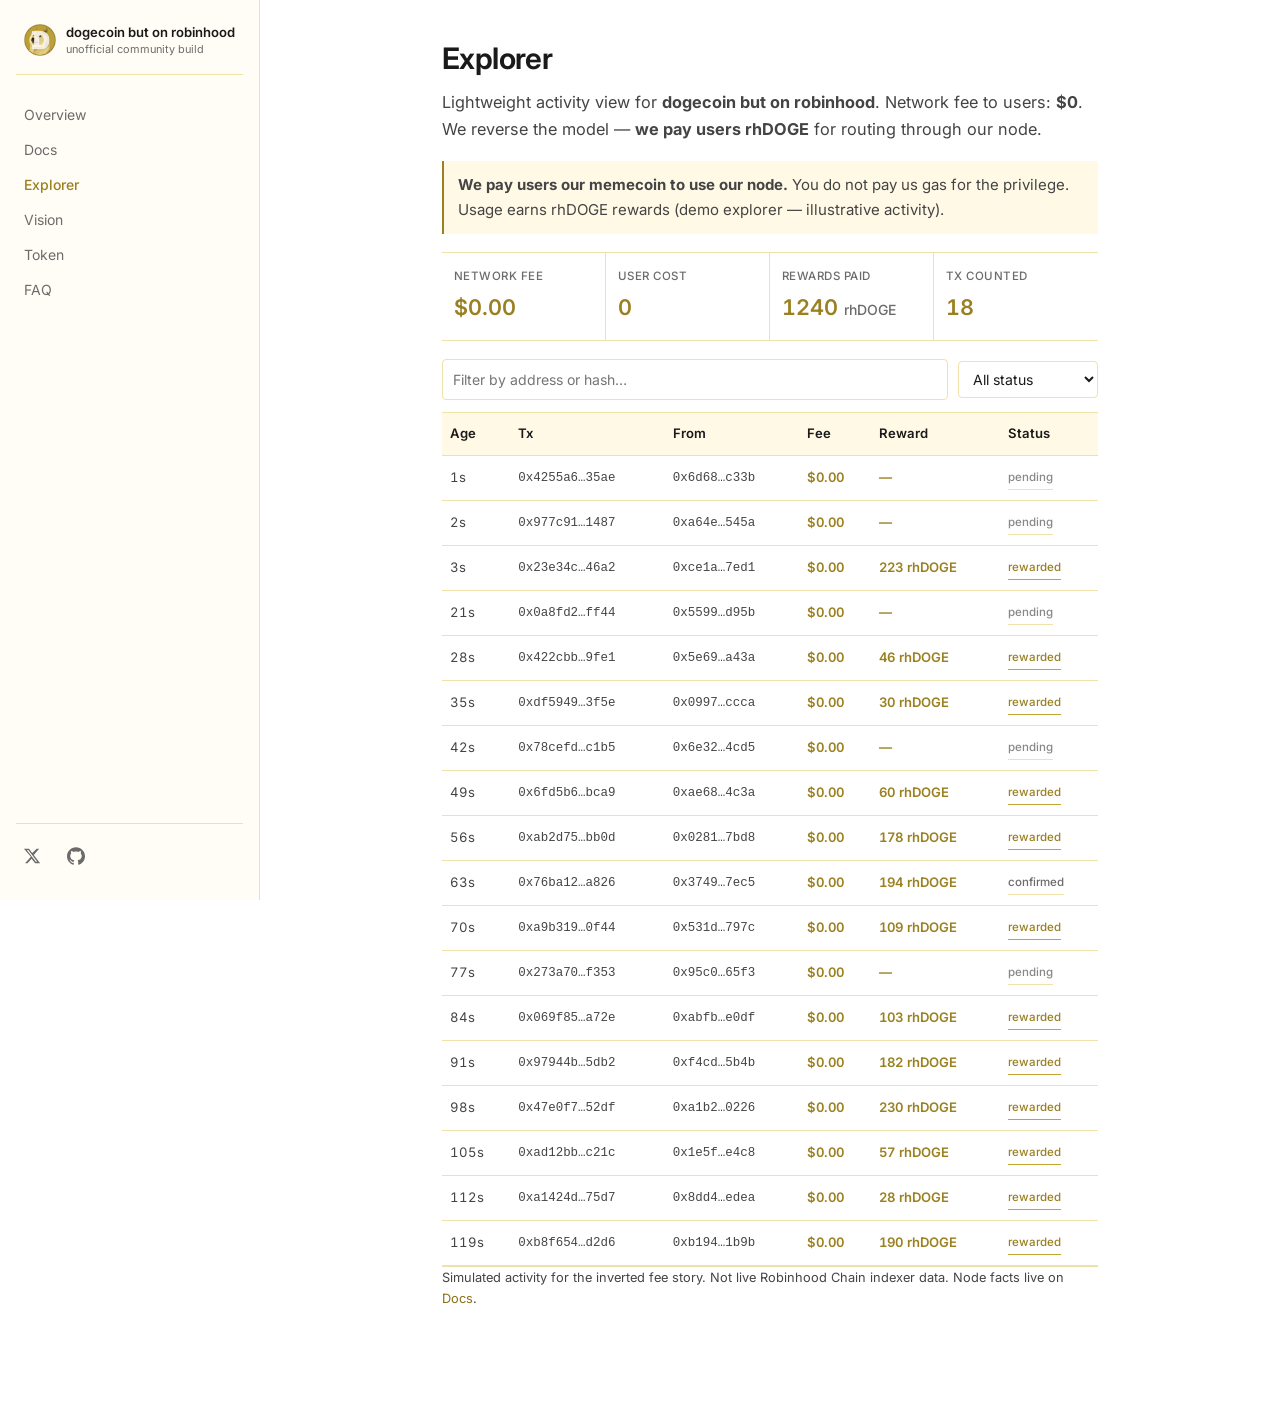
<file: fees.html>
<!DOCTYPE html>
<html lang="en">
<head>
  <meta charset="UTF-8" />
  <meta http-equiv="refresh" content="0; url=explorer.html" />
  <link rel="canonical" href="explorer.html" />
  <title>Redirecting…</title>
  <script>location.replace('explorer.html');</script>
</head>
<body>
  <p><a href="explorer.html">Explorer</a></p>
</body>
</html>
</file>
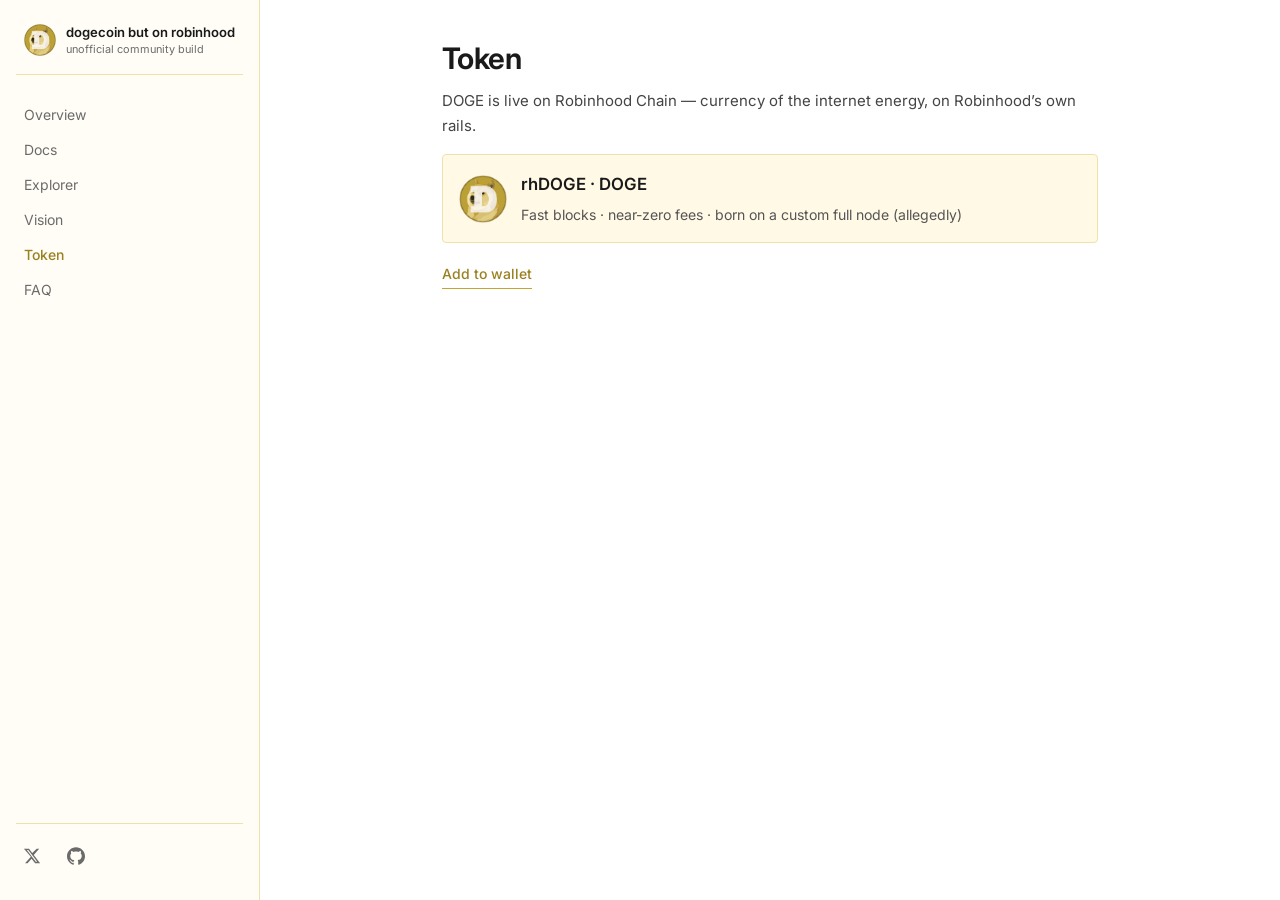
<file: token.html>
<!DOCTYPE html>
<html lang="en">
<head>
  <meta charset="UTF-8" />
  <meta name="viewport" content="width=device-width, initial-scale=1.0" />
  <title>Token — dogecoin but on robinhood</title>
  <meta name="description" content="dogecoin but on robinhood. Unofficial community build." />
  <link rel="preconnect" href="https://fonts.googleapis.com" />
  <link rel="preconnect" href="https://fonts.gstatic.com" crossorigin />
  <link href="https://fonts.googleapis.com/css2?family=Inter:wght@400;500;600;700&display=swap" rel="stylesheet" />
  <link rel="icon" href="favicon.ico" sizes="any" />
  <link rel="icon" type="image/png" href="favicon-32.png" sizes="32x32" />
  <link rel="apple-touch-icon" href="apple-touch-icon.png" />
  <link rel="stylesheet" href="styles.css" />
</head>
<body>
  <div class="mobile-bar">
    <a class="mobile-brand" href="index.html">
      <img src="dogecoin.png" alt="Dogecoin" width="28" height="28"
           onerror="this.style.display='none'; this.nextElementSibling.style.display='inline-block';" />
      <span class="logo-mark" style="display:none;width:28px;height:28px;" aria-hidden="true"></span>
      dogecoin but on robinhood
    </a>
    <button class="menu-btn" type="button" id="menuToggle" aria-label="Open menu">Menu</button>
  </div>
  <div class="sidebar-backdrop" id="sidebarBackdrop"></div>

  <div class="layout">
    <aside class="sidebar" id="sidebar" aria-label="Site navigation">
      <a class="sidebar-logo" href="index.html">
        <img src="dogecoin.png" alt="Dogecoin logo" width="36" height="36"
             onerror="this.style.display='none'; this.nextElementSibling.style.display='inline-block';" />
        <span class="logo-mark" style="display:none;" aria-hidden="true"></span>
        <span class="brand-text">
          <span class="brand-name">dogecoin but on robinhood</span>
          <span class="brand-sub">unofficial community build</span>
        </span>
      </a>

      <div class="nav-group">
        <a class="nav-item" href="index.html">Overview</a>
        <a class="nav-item" href="docs.html">Docs</a>
        <a class="nav-item" href="explorer.html">Explorer</a>
        <a class="nav-item" href="vision.html">Vision</a>
        <a class="nav-item active" href="token.html">Token</a>
        <a class="nav-item" href="faq.html">FAQ</a>
      </div>

      <div class="sidebar-social">
        <a class="social-link" href="https://x.com/DogeCoinHood_" target="_blank" rel="noopener noreferrer" title="X / Twitter" aria-label="X">
          <svg viewBox="0 0 24 24" aria-hidden="true"><path d="M18.244 2.25h3.308l-7.227 8.26 8.502 11.24H16.17l-4.714-6.231-5.401 6.231H2.744l7.727-8.835L1.254 2.25H8.08l4.253 5.622L18.244 2.25zm-1.161 17.52h1.833L7.084 4.126H5.117L17.083 19.77z"/></svg>
        </a>
        <a class="social-link" href="https://github.com/0xiglo/dogecoin-on-robinhood" target="_blank" rel="noopener noreferrer" title="GitHub" aria-label="GitHub">
          <svg viewBox="0 0 24 24" aria-hidden="true"><path d="M12 .297c-6.63 0-12 5.373-12 12 0 5.303 3.438 9.8 8.205 11.385.6.113.82-.258.82-.577 0-.285-.01-1.04-.015-2.04-3.338.724-4.042-1.61-4.042-1.61-.546-1.385-1.335-1.69-1.335-1.69-1.09-.744.083-.729.083-.729 1.205.084 1.84 1.236 1.84 1.236 1.07 1.835 2.809 1.305 3.495.998.108-.776.417-1.305.76-1.605-2.665-.3-5.466-1.332-5.466-5.93 0-1.31.465-2.38 1.235-3.22-.135-.303-.54-1.523.105-3.176 0 0 1.005-.322 3.3 1.23.96-.267 1.98-.399 3-.405 1.02.006 2.04.138 3 .405 2.28-1.552 3.285-1.23 3.285-1.23.645 1.653.24 2.873.12 3.176.765.84 1.23 1.91 1.23 3.22 0 4.61-2.805 5.625-5.475 5.92.42.36.81 1.096.81 2.22 0 1.606-.015 2.896-.015 3.286 0 .315.21.69.825.57C20.565 22.092 24 17.592 24 12.297c0-6.627-5.373-12-12-12"/></svg>
        </a>
      </div>
    </aside>

    <main class="main">
      <article class="content">

        <h1 class="page-title">Token</h1>
        <p>DOGE is live on Robinhood Chain — currency of the internet energy, on Robinhood’s own rails.</p>
        <div class="token-card">
          <img src="dogecoin.png" alt="Dogecoin" width="56" height="56"
               onerror="this.style.display='none'; this.nextElementSibling.style.display='inline-block';" />
          <span class="logo-mark" style="display:none;width:56px;height:56px;" aria-hidden="true"></span>
          <div>
            <h3>rhDOGE · DOGE</h3>
            <p>Fast blocks · near-zero fees · born on a custom full node (allegedly)</p>
          </div>
        </div>
        <p>
          <button class="btn btn-primary" type="button" id="addWallet" style="width:auto;">Add to wallet</button>
        </p>
</article>
    </main>
  </div>

  <div id="confetti" aria-hidden="true"></div>
  <script src="app.js"></script>
</body>
</html>
</file>
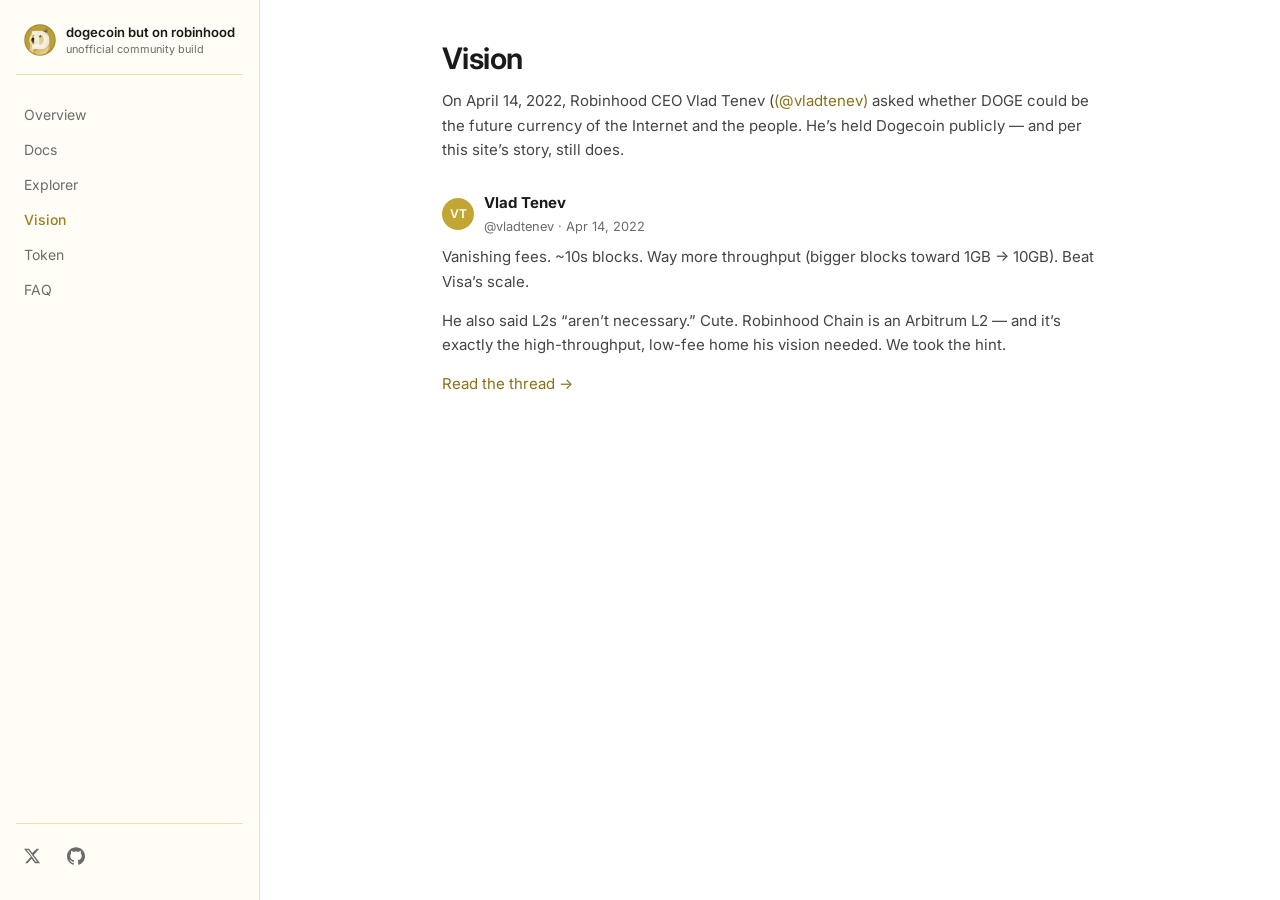
<file: vision.html>
<!DOCTYPE html>
<html lang="en">
<head>
  <meta charset="UTF-8" />
  <meta name="viewport" content="width=device-width, initial-scale=1.0" />
  <title>Vision — dogecoin but on robinhood</title>
  <meta name="description" content="dogecoin but on robinhood. Unofficial community build." />
  <link rel="preconnect" href="https://fonts.googleapis.com" />
  <link rel="preconnect" href="https://fonts.gstatic.com" crossorigin />
  <link href="https://fonts.googleapis.com/css2?family=Inter:wght@400;500;600;700&display=swap" rel="stylesheet" />
  <link rel="icon" href="favicon.ico" sizes="any" />
  <link rel="icon" type="image/png" href="favicon-32.png" sizes="32x32" />
  <link rel="apple-touch-icon" href="apple-touch-icon.png" />
  <link rel="stylesheet" href="styles.css" />
</head>
<body>
  <div class="mobile-bar">
    <a class="mobile-brand" href="index.html">
      <img src="dogecoin.png" alt="Dogecoin" width="28" height="28"
           onerror="this.style.display='none'; this.nextElementSibling.style.display='inline-block';" />
      <span class="logo-mark" style="display:none;width:28px;height:28px;" aria-hidden="true"></span>
      dogecoin but on robinhood
    </a>
    <button class="menu-btn" type="button" id="menuToggle" aria-label="Open menu">Menu</button>
  </div>
  <div class="sidebar-backdrop" id="sidebarBackdrop"></div>

  <div class="layout">
    <aside class="sidebar" id="sidebar" aria-label="Site navigation">
      <a class="sidebar-logo" href="index.html">
        <img src="dogecoin.png" alt="Dogecoin logo" width="36" height="36"
             onerror="this.style.display='none'; this.nextElementSibling.style.display='inline-block';" />
        <span class="logo-mark" style="display:none;" aria-hidden="true"></span>
        <span class="brand-text">
          <span class="brand-name">dogecoin but on robinhood</span>
          <span class="brand-sub">unofficial community build</span>
        </span>
      </a>

      <div class="nav-group">
        <a class="nav-item" href="index.html">Overview</a>
        <a class="nav-item" href="docs.html">Docs</a>
        <a class="nav-item" href="explorer.html">Explorer</a>
        <a class="nav-item active" href="vision.html">Vision</a>
        <a class="nav-item" href="token.html">Token</a>
        <a class="nav-item" href="faq.html">FAQ</a>
      </div>

      <div class="sidebar-social">
        <a class="social-link" href="https://x.com/DogeCoinHood_" target="_blank" rel="noopener noreferrer" title="X / Twitter" aria-label="X">
          <svg viewBox="0 0 24 24" aria-hidden="true"><path d="M18.244 2.25h3.308l-7.227 8.26 8.502 11.24H16.17l-4.714-6.231-5.401 6.231H2.744l7.727-8.835L1.254 2.25H8.08l4.253 5.622L18.244 2.25zm-1.161 17.52h1.833L7.084 4.126H5.117L17.083 19.77z"/></svg>
        </a>
        <a class="social-link" href="https://github.com/0xiglo/dogecoin-on-robinhood" target="_blank" rel="noopener noreferrer" title="GitHub" aria-label="GitHub">
          <svg viewBox="0 0 24 24" aria-hidden="true"><path d="M12 .297c-6.63 0-12 5.373-12 12 0 5.303 3.438 9.8 8.205 11.385.6.113.82-.258.82-.577 0-.285-.01-1.04-.015-2.04-3.338.724-4.042-1.61-4.042-1.61-.546-1.385-1.335-1.69-1.335-1.69-1.09-.744.083-.729.083-.729 1.205.084 1.84 1.236 1.84 1.236 1.07 1.835 2.809 1.305 3.495.998.108-.776.417-1.305.76-1.605-2.665-.3-5.466-1.332-5.466-5.93 0-1.31.465-2.38 1.235-3.22-.135-.303-.54-1.523.105-3.176 0 0 1.005-.322 3.3 1.23.96-.267 1.98-.399 3-.405 1.02.006 2.04.138 3 .405 2.28-1.552 3.285-1.23 3.285-1.23.645 1.653.24 2.873.12 3.176.765.84 1.23 1.91 1.23 3.22 0 4.61-2.805 5.625-5.475 5.92.42.36.81 1.096.81 2.22 0 1.606-.015 2.896-.015 3.286 0 .315.21.69.825.57C20.565 22.092 24 17.592 24 12.297c0-6.627-5.373-12-12-12"/></svg>
        </a>
      </div>
    </aside>

    <main class="main">
      <article class="content">

        <h1 class="page-title">Vision</h1>
        <p>
          On April 14, 2022, Robinhood CEO Vlad Tenev
          (<a href="https://x.com/vladtenev/status/1514684182718398487" target="_blank" rel="noopener noreferrer">(@vladtenev)</a>
          asked whether DOGE could be the future currency of the Internet and the people.
          He’s held Dogecoin publicly — and per this site’s story, still does.
        </p>
        <div class="tweet-card">
          <div class="who">
            <div class="avatar">VT</div>
            <div>
              <strong>Vlad Tenev</strong>
              <div class="handle">@vladtenev · Apr 14, 2022</div>
            </div>
          </div>
          <p>Vanishing fees. ~10s blocks. Way more throughput (bigger blocks toward 1GB → 10GB). Beat Visa’s scale.</p>
        </div>
        <p>
          He also said L2s “aren’t necessary.” Cute. Robinhood Chain is an Arbitrum L2 —
          and it’s exactly the high-throughput, low-fee home his vision needed. We took the hint.
        </p>
        <p>
          <a href="https://x.com/vladtenev/status/1514684182718398487" target="_blank" rel="noopener noreferrer">Read the thread →</a>
        </p>
</article>
    </main>
  </div>

  <div id="confetti" aria-hidden="true"></div>
  <script src="app.js"></script>
</body>
</html>
</file>
<file: styles.css>
:root {
      --bg: #ffffff;
      --bg-sidebar: #fffdf5;
      --bg-elevated: #fff9e6;
      --border: #efe2a8;
      --text: #1a1a1a;
      --text-muted: #6b6b6b;
      --accent: #c2a633;
      --accent-dark: #9a8020;
      --accent-soft: #fff3c4;
      --link: #8a7018;
      --code-bg: #faf6e8;
      --sidebar-w: 260px;
      --top-h: 56px;
    }

    * { box-sizing: border-box; margin: 0; padding: 0; }

    html { scroll-behavior: smooth; scroll-padding-top: 72px; }

    body {
      font-family: Inter, system-ui, -apple-system, Segoe UI, Roboto, sans-serif;
      background: var(--bg);
      color: var(--text);
      line-height: 1.65;
      font-size: 15px;
    }

    a { color: var(--link); text-decoration: none; }
    a:hover { text-decoration: underline; }

    code, .inline-code {
      font-family: ui-monospace, SFMono-Regular, Menlo, Consolas, monospace;
      font-size: 0.88em;
      background: var(--code-bg);
      border: 1px solid var(--border);
      border-radius: 4px;
      padding: 0.1em 0.35em;
      color: #333;
    }

    .layout {
      display: grid;
      grid-template-columns: var(--sidebar-w) 1fr;
      min-height: 100vh;
    }

    .sidebar {
      position: sticky;
      top: 0;
      height: 100vh;
      overflow-y: auto;
      background: var(--bg-sidebar);
      border-right: 1px solid var(--border);
      padding: 20px 16px 28px;
      display: flex;
      flex-direction: column;
      gap: 4px;
    }

    .sidebar-logo {
      display: flex;
      align-items: center;
      gap: 10px;
      padding: 4px 8px 18px;
      border-bottom: 1px solid var(--border);
      margin-bottom: 10px;
      text-decoration: none;
      color: var(--text);
    }
    .sidebar-logo:hover { text-decoration: none; }
    .sidebar-logo img,
    .sidebar-logo .logo-mark {
      width: 32px;
      height: 32px;
      flex-shrink: 0;
    }
    .sidebar-logo .brand-text {
      display: flex;
      flex-direction: column;
      line-height: 1.2;
    }
    .sidebar-logo .brand-name {
      font-weight: 600;
      font-size: 0.82rem;
      line-height: 1.25;
    }
    .sidebar-logo .brand-sub {
      font-size: 0.68rem;
      color: var(--text-muted);
      font-weight: 400;
      margin-top: 2px;
    }

    .nav-group { margin-top: 8px; }
    .nav-group-title {
      font-size: 0.7rem;
      font-weight: 500;
      letter-spacing: 0.03em;
      text-transform: uppercase;
      color: var(--text-muted);
      padding: 10px 8px 4px;
    }

    .nav-item {
      display: block;
      width: 100%;
      text-align: left;
      padding: 6px 8px;
      border-radius: 4px;
      border: none;
      background: transparent;
      color: var(--text-muted);
      font: inherit;
      font-size: 0.875rem;
      font-weight: 400;
      cursor: pointer;
      text-decoration: none;
    }
    .nav-item:hover {
      color: var(--text);
      background: transparent;
      text-decoration: none;
    }
    .nav-item.active {
      color: var(--accent-dark);
      font-weight: 500;
      background: transparent;
    }

    .sidebar-cta {
      margin-top: auto;
      padding-top: 16px;
      border-top: 1px solid var(--border);
      display: flex;
      flex-direction: column;
      gap: 6px;
    }

    /* Minimal text-style buttons */
    .btn {
      display: inline-flex;
      align-items: center;
      justify-content: flex-start;
      gap: 6px;
      padding: 6px 8px;
      border-radius: 0;
      font-weight: 400;
      font-size: 0.875rem;
      border: none;
      border-bottom: 1px solid transparent;
      cursor: pointer;
      text-decoration: none;
      font-family: inherit;
      color: var(--text);
      background: transparent;
      width: 100%;
    }
    .btn:hover {
      text-decoration: none;
      color: var(--accent-dark);
      border-bottom-color: var(--accent);
    }
    .btn-primary {
      background: transparent;
      border: none;
      border-bottom: 1px solid var(--accent);
      color: var(--accent-dark);
      font-weight: 500;
      padding: 6px 0;
    }
    .btn-primary:hover {
      color: var(--text);
      border-bottom-color: var(--text);
      filter: none;
    }
    .btn-green {
      background: transparent;
      border: none;
      border-bottom: 1px solid transparent;
      color: var(--text-muted);
    }
    .btn-green:hover {
      color: var(--accent-dark);
      border-bottom-color: var(--accent);
    }

    .cta-row .btn {
      width: auto;
      padding: 4px 0;
      margin-right: 20px;
    }

    .mobile-bar {
      display: none;
      position: sticky;
      top: 0;
      z-index: 40;
      height: var(--top-h);
      background: var(--bg);
      border-bottom: 1px solid var(--border);
      align-items: center;
      justify-content: space-between;
      padding: 0 14px;
    }
    .mobile-bar .menu-btn {
      background: transparent;
      border: none;
      border-bottom: 1px solid var(--border);
      color: var(--text);
      border-radius: 0;
      padding: 4px 0;
      font: inherit;
      font-weight: 400;
      font-size: 0.875rem;
      cursor: pointer;
    }
    .mobile-brand {
      display: flex;
      align-items: center;
      gap: 8px;
      font-weight: 600;
      font-size: 0.8rem;
      color: var(--text);
      text-decoration: none;
      max-width: calc(100% - 80px);
      overflow: hidden;
      text-overflow: ellipsis;
      white-space: nowrap;
    }
    .mobile-brand img, .mobile-brand .logo-mark { width: 28px; height: 28px; }

    .sidebar-backdrop {
      display: none;
      position: fixed;
      inset: 0;
      background: rgba(0,0,0,0.25);
      z-index: 45;
    }

    .main {
      min-width: 0;
      display: flex;
      justify-content: center;
      background: var(--bg);
    }

    .content {
      width: min(720px, 100%);
      padding: 40px 32px 80px;
    }

    .content h1 {
      font-size: 1.85rem;
      font-weight: 650;
      letter-spacing: -0.02em;
      line-height: 1.25;
      margin-bottom: 12px;
      color: var(--text);
    }
    .content h2 {
      font-size: 1.25rem;
      font-weight: 600;
      margin: 48px 0 14px;
      padding-top: 8px;
      border-top: 1px solid var(--border);
      scroll-margin-top: 24px;
      color: var(--text);
    }
    .content h2:first-of-type { border-top: none; margin-top: 36px; }
    .content h3 {
      font-size: 1rem;
      font-weight: 600;
      margin: 28px 0 10px;
      color: var(--text);
    }
    .content p { margin: 0 0 14px; color: #444; }
    .content ul { margin: 0 0 16px 1.25rem; color: #444; }
    .content li { margin-bottom: 6px; }
    .lede { font-size: 1.02rem; color: var(--text-muted); margin-bottom: 20px; }

    .hero-logo {
      display: flex;
      align-items: center;
      gap: 16px;
      margin-bottom: 20px;
    }
    .hero-logo img,
    .hero-logo .logo-mark {
      width: 64px;
      height: 64px;
    }
    .tagline {
      color: var(--accent-dark);
      font-weight: 500;
      font-size: 0.9rem;
      margin-bottom: 8px;
    }

    .callout {
      background: var(--bg-elevated);
      border: none;
      border-left: 2px solid var(--accent);
      border-radius: 0;
      padding: 12px 14px;
      margin: 18px 0;
      color: #444;
    }
    .callout.green { border-left-color: var(--accent-dark); }
    .callout.muted { border-left-color: #ccc; background: #fafafa; }

    .tweet-card {
      background: transparent;
      border: none;
      border-bottom: 1px solid var(--border);
      border-radius: 0;
      padding: 14px 0;
      margin: 0;
    }
    .tweet-card:last-of-type { border-bottom: none; }
    .tweet-card .who {
      display: flex;
      align-items: center;
      gap: 10px;
      margin-bottom: 8px;
    }
    .tweet-card .avatar {
      width: 32px; height: 32px;
      border-radius: 50%;
      background: var(--accent);
      display: grid; place-items: center;
      font-weight: 600; font-size: 0.75rem; color: #fff;
    }
    .tweet-card .handle { color: var(--text-muted); font-size: 0.8rem; }
    .tweet-card p { margin: 0; color: #444; }

    table {
      width: 100%;
      border-collapse: collapse;
      margin: 16px 0 20px;
      font-size: 0.9rem;
    }
    th, td {
      border: 1px solid var(--border);
      padding: 10px 12px;
      text-align: left;
    }
    th { background: var(--bg-elevated); color: var(--text); font-weight: 600; }
    td { color: #444; }

    .code-block {
      position: relative;
      margin: 14px 0 20px;
      border: 1px solid var(--border);
      border-radius: 4px;
      overflow: hidden;
      background: var(--code-bg);
    }
    .code-block pre {
      margin: 0;
      padding: 14px 14px 16px;
      overflow-x: auto;
      font-size: 0.8rem;
      line-height: 1.55;
    }
    .code-block pre code {
      background: none;
      border: none;
      padding: 0;
      font-size: inherit;
      color: #24292e;
    }
    .copy-btn {
      position: absolute;
      top: 8px;
      right: 8px;
      background: transparent;
      border: none;
      border-bottom: 1px solid var(--border);
      color: var(--text-muted);
      border-radius: 0;
      padding: 2px 0;
      font-size: 0.72rem;
      font-weight: 400;
      cursor: pointer;
      font-family: inherit;
    }
    .copy-btn:hover { color: var(--accent-dark); border-bottom-color: var(--accent); }

    .stats {
      display: grid;
      grid-template-columns: repeat(3, 1fr);
      gap: 0;
      margin: 18px 0;
      border-top: 1px solid var(--border);
      border-bottom: 1px solid var(--border);
    }
    .stat {
      background: transparent;
      border: none;
      border-right: 1px solid var(--border);
      border-radius: 0;
      padding: 14px 12px;
    }
    .stat:last-child { border-right: none; }
    .stat .label { font-size: 0.72rem; color: var(--text-muted); text-transform: uppercase; letter-spacing: 0.04em; font-weight: 500; }
    .stat .value { font-size: 1.35rem; font-weight: 600; color: var(--accent-dark); margin-top: 4px; font-variant-numeric: tabular-nums; }

    .token-card {
      display: grid;
      grid-template-columns: auto 1fr;
      gap: 14px;
      align-items: center;
      background: var(--bg-elevated);
      border: 1px solid var(--border);
      border-radius: 4px;
      padding: 16px;
      margin: 16px 0;
    }
    .token-card img, .token-card .logo-mark { width: 48px; height: 48px; }
    .token-card h3 { margin: 0 0 4px; font-size: 1.05rem; font-weight: 600; }
    .token-card p { margin: 0; font-size: 0.88rem; color: #555; }

    .sync-bar {
      margin: 16px 0 8px;
      background: #f0ebe0;
      border-radius: 2px;
      height: 6px;
      overflow: hidden;
      border: none;
    }
    .sync-bar > span {
      display: block;
      height: 100%;
      width: 0%;
      background: var(--accent);
      transition: width 0.05s linear;
    }
    .sync-status {
      font-size: 0.82rem;
      color: var(--text-muted);
      font-family: ui-monospace, SFMono-Regular, Menlo, Consolas, monospace;
    }
    .sync-status.synced { color: var(--accent-dark); }

    .faq details {
      border: none;
      border-bottom: 1px solid var(--border);
      border-radius: 0;
      background: transparent;
      margin-bottom: 0;
      padding: 12px 0;
    }
    .faq summary {
      cursor: pointer;
      font-weight: 500;
      color: var(--text);
    }
    .faq details p { margin: 10px 0 0; }

    .disclaimer {
      margin-top: 48px;
      padding-top: 20px;
      border-top: 1px solid var(--border);
      font-size: 0.78rem;
      color: var(--text-muted);
    }

    .cta-row {
      display: flex;
      flex-wrap: wrap;
      gap: 0;
      margin: 20px 0;
    }

    /* Dogecoin logo mark (official-style gold coin with Ð) */
    .logo-mark {
      display: inline-block;
      border-radius: 50%;
      background: radial-gradient(circle at 32% 28%, #f0d56a, #c2a633 55%, #8a7420 100%);
      box-shadow: inset -2px -2px 4px rgba(0,0,0,0.25), inset 2px 2px 4px rgba(255,255,255,0.35);
      position: relative;
    }
    .logo-mark::after {
      content: "Ð";
      position: absolute;
      inset: 0;
      display: grid;
      place-items: center;
      font-weight: 800;
      color: #3d2e0a;
      font-family: Georgia, "Times New Roman", serif;
      font-size: 58%;
      line-height: 1;
    }

    #confetti {
      position: fixed;
      inset: 0;
      pointer-events: none;
      z-index: 100;
      overflow: hidden;
    }
    .confetti-piece {
      position: absolute;
      top: -20px;
      width: 18px; height: 18px;
      border-radius: 50%;
      background: radial-gradient(circle at 30% 30%, #f0d56a, #c2a633);
      animation: fall 1.6s ease-in forwards;
      font-size: 11px;
      font-weight: 800;
      color: #3d2e0a;
      display: grid; place-items: center;
      font-family: Georgia, serif;
    }
    @keyframes fall {
      to { transform: translateY(110vh) rotate(540deg); opacity: 0; }
    }

    @media (prefers-reduced-motion: reduce) {
      html { scroll-behavior: auto; }
      .confetti-piece { display: none; }
      .sync-bar > span { transition: none; }
    }

    @media (max-width: 900px) {
      .layout { grid-template-columns: 1fr; }
      .sidebar {
        position: fixed;
        left: 0; top: 0;
        z-index: 50;
        width: min(300px, 86vw);
        transform: translateX(-105%);
        transition: transform 0.2s ease;
      }
      .sidebar.open { transform: translateX(0); }
      .sidebar-backdrop.open { display: block; }
      .mobile-bar { display: flex; }
      .content { padding: 24px 18px 64px; }
      .stats { grid-template-columns: 1fr; }
    }


.sidebar-social {
  margin-top: auto;
  padding-top: 16px;
  border-top: 1px solid var(--border);
  display: flex;
  gap: 12px;
  align-items: center;
}
.social-link {
  display: inline-flex;
  align-items: center;
  justify-content: center;
  width: 32px;
  height: 32px;
  color: var(--text-muted);
  border: none;
  background: transparent;
  cursor: pointer;
  text-decoration: none;
  border-radius: 4px;
  padding: 0;
}
.social-link:hover {
  color: var(--accent-dark);
  text-decoration: none;
}
.social-link svg { width: 18px; height: 18px; fill: currentColor; }
.social-link.disabled {
  opacity: 0.45;
  cursor: not-allowed;
}
.social-link.disabled:hover { color: var(--text-muted); }
.content > h1.page-title {
  font-size: 1.85rem;
  font-weight: 650;
  letter-spacing: -0.02em;
  line-height: 1.25;
  margin-bottom: 12px;
}


.tweet-shot {
  margin: 20px 0 24px;
  max-width: 100%;
}
.tweet-shot img {
  display: block;
  width: 100%;
  max-width: 100%;
  height: auto;
  border: 1px solid var(--border);
  border-radius: 4px;
  background: #fff;
}
.tweet-shot figcaption {
  margin-top: 8px;
  font-size: 0.82rem;
  color: var(--text-muted);
}


.stats-4 { grid-template-columns: repeat(4, 1fr); }
.stat-unit { font-size: 0.65em; color: var(--text-muted); font-weight: 500; }
.visually-hidden {
  position: absolute; width: 1px; height: 1px; padding: 0; margin: -1px;
  overflow: hidden; clip: rect(0,0,0,0); border: 0;
}
.explorer-toolbar {
  display: flex; flex-wrap: wrap; gap: 10px; margin: 18px 0 12px; align-items: center;
}
.explorer-search { flex: 1; min-width: 180px; }
.explorer-toolbar input[type="search"],
.explorer-toolbar select {
  width: 100%;
  font: inherit;
  font-size: 0.88rem;
  padding: 8px 10px;
  border: 1px solid var(--border);
  border-radius: 4px;
  background: #fff;
  color: var(--text);
}
.explorer-toolbar select { width: auto; min-width: 140px; }
.explorer-table-wrap { overflow-x: auto; border-top: 1px solid var(--border); border-bottom: 1px solid var(--border); }
.explorer-table { width: 100%; border-collapse: collapse; font-size: 0.82rem; margin: 0; }
.explorer-table th, .explorer-table td {
  border: none; border-bottom: 1px solid var(--border);
  padding: 10px 8px; text-align: left; white-space: nowrap;
}
.explorer-table th { background: var(--bg-elevated); font-weight: 600; color: var(--text); }
.explorer-table td { color: #444; font-variant-numeric: tabular-nums; }
.explorer-table .mono { font-family: ui-monospace, SFMono-Regular, Menlo, Consolas, monospace; font-size: 0.78rem; }
.explorer-table .fee-zero { color: var(--accent-dark); font-weight: 600; }
.explorer-table .reward { color: var(--accent-dark); font-weight: 600; }
.badge {
  display: inline-block; font-size: 0.72rem; font-weight: 500;
  padding: 2px 0; border-bottom: 1px solid var(--border); color: var(--text-muted);
}
.badge.rewarded { color: var(--accent-dark); border-bottom-color: var(--accent); }
.badge.pending { color: #888; }
.explorer-footnote { font-size: 0.8rem; color: var(--text-muted); margin-top: 14px; }
@media (max-width: 900px) {
  .stats-4 { grid-template-columns: repeat(2, 1fr); }
  .stats-4 .stat:nth-child(2) { border-right: none; }
}
</file>
